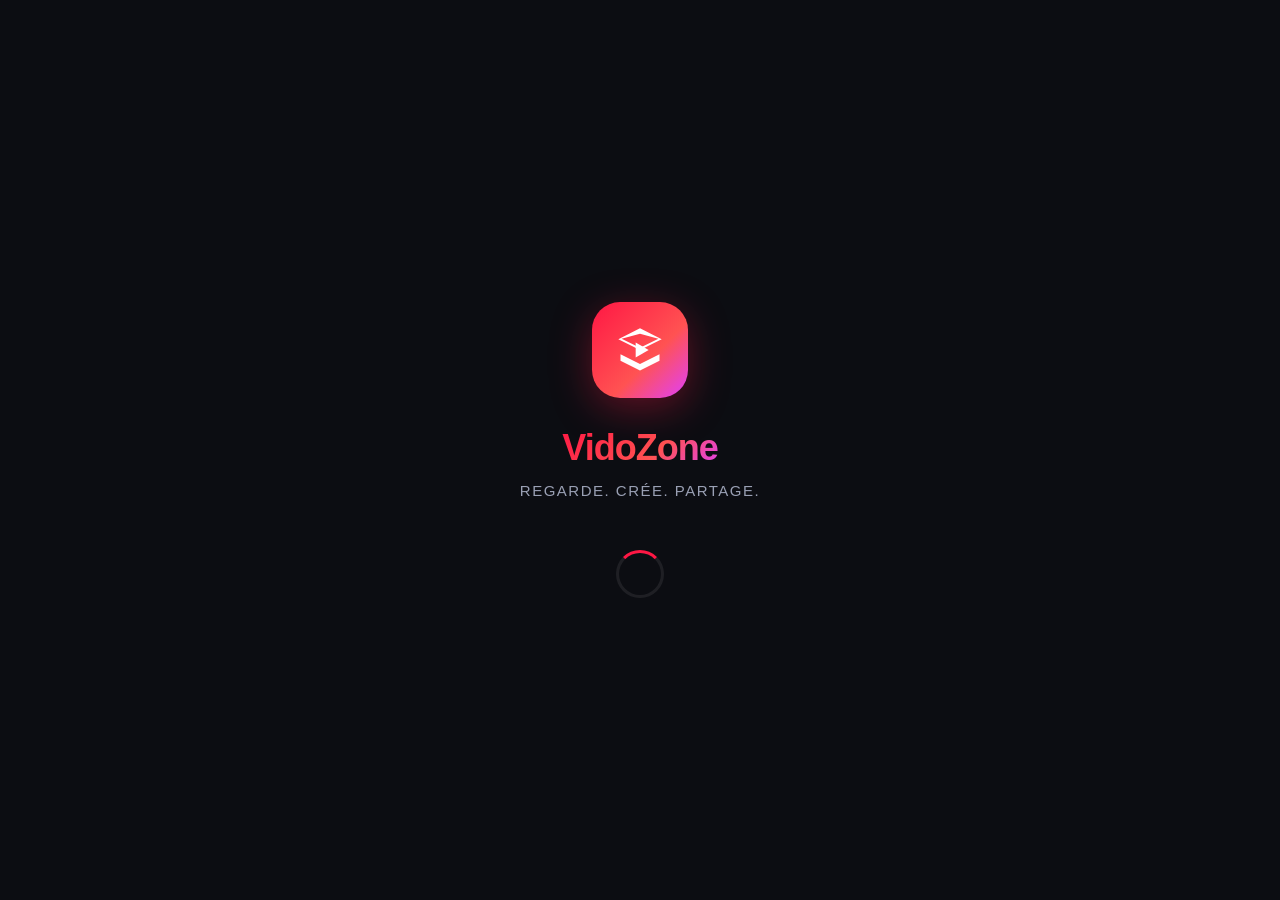
<file: app/src/main/assets/vidozone/index.html>
<!DOCTYPE html>
<html lang="fr" data-theme="dark">
<head>
  <meta charset="UTF-8">
  <meta name="viewport" content="width=device-width, initial-scale=1.0, maximum-scale=1.0, user-scalable=no, viewport-fit=cover">
  <meta name="theme-color" content="#0c0d12">
  <title>VidoZone - Regarde. Crée. Partage.</title>
  <link rel="stylesheet" href="css/style.css">
  <link rel="stylesheet" href="css/auth.css">
</head>
<body class="no-nav">

  <!-- ==========================================================================
       1. ÉCRAN SPLASH
       ========================================================================== -->
  <div class="vz-splash-screen" id="vzSplashScreen">
    <div class="vz-splash-content">
      <div class="vz-splash-logo-container">
        <svg viewBox="0 0 24 24">
          <path d="M12 2L2 7l10 5 10-5-10-5zm0 9l-8.5-4.25L12 4.5l8.5 2.25L12 11zm-9 3l9 4.5 9-4.5V17l-9 4.5L3 17v-3z"/>
          <path d="M10 8.5v7l6-3.5-6-3.5z" fill="#fff"/>
        </svg>
      </div>
      <h1 class="vz-splash-title">VidoZone</h1>
      <p class="vz-splash-slogan">Regarde. Crée. Partage.</p>
      <div class="vz-splash-loader"></div>
    </div>
  </div>

  <!-- ==========================================================================
       2. ÉCRAN DE BIENVENUE (AFFICHÉ SI NON CONNECTÉ)
       ========================================================================== -->
  <main class="vz-auth-page" id="vzWelcomePage" style="display: none;">
    <div class="vz-welcome-hero">
      <div class="vz-welcome-logo">
        <svg viewBox="0 0 24 24">
          <path d="M12 2L2 7l10 5 10-5-10-5zm0 9l-8.5-4.25L12 4.5l8.5 2.25L12 11zm-9 3l9 4.5 9-4.5V17l-9 4.5L3 17v-3z"/>
          <path d="M10 8.5v7l6-3.5-6-3.5z" fill="#fff"/>
        </svg>
      </div>
      <h2 class="vz-welcome-title">Bienvenue sur VidoZone</h2>
      <p class="vz-welcome-desc">
        Regarde tes vidéos préférées, découvre de nouveaux créateurs et partage tes propres contenus.
      </p>
    </div>

    <div class="vz-welcome-actions">
      <button class="vz-btn vz-btn-primary vz-btn-full" onclick="window.location.href='login.html'">
        Se connecter
      </button>
      <button class="vz-btn vz-btn-secondary vz-btn-full" onclick="window.location.href='register.html'">
        Créer un compte
      </button>
      <button class="vz-btn vz-btn-full" style="color:var(--vz-text-muted);font-size:13px;height:40px;" onclick="window.location.href='home.html'">
        Continuer en tant qu'invité &rarr;
      </button>
    </div>
  </main>

  <script src="js/firebase-config.js"></script>
  <script src="js/app.js"></script>
  <script src="js/auth.js"></script>
  <script>
    document.addEventListener("DOMContentLoaded", () => {
      const splash = document.getElementById("vzSplashScreen");
      const welcome = document.getElementById("vzWelcomePage");

      // Vérification de la session utilisateur
      setTimeout(() => {
        const user = VZ_Auth.getCurrentUser();
        if (user) {
          // Utilisateur déjà connecté -> redirection directe vers l'accueil
          window.location.href = "home.html";
        } else {
          // Non connecté -> Affichage fluide de l'écran de bienvenue
          splash.classList.add("fade-out");
          welcome.style.display = "flex";
        }
      }, 1500);
    });
  </script>
</body>
</html>
</file>
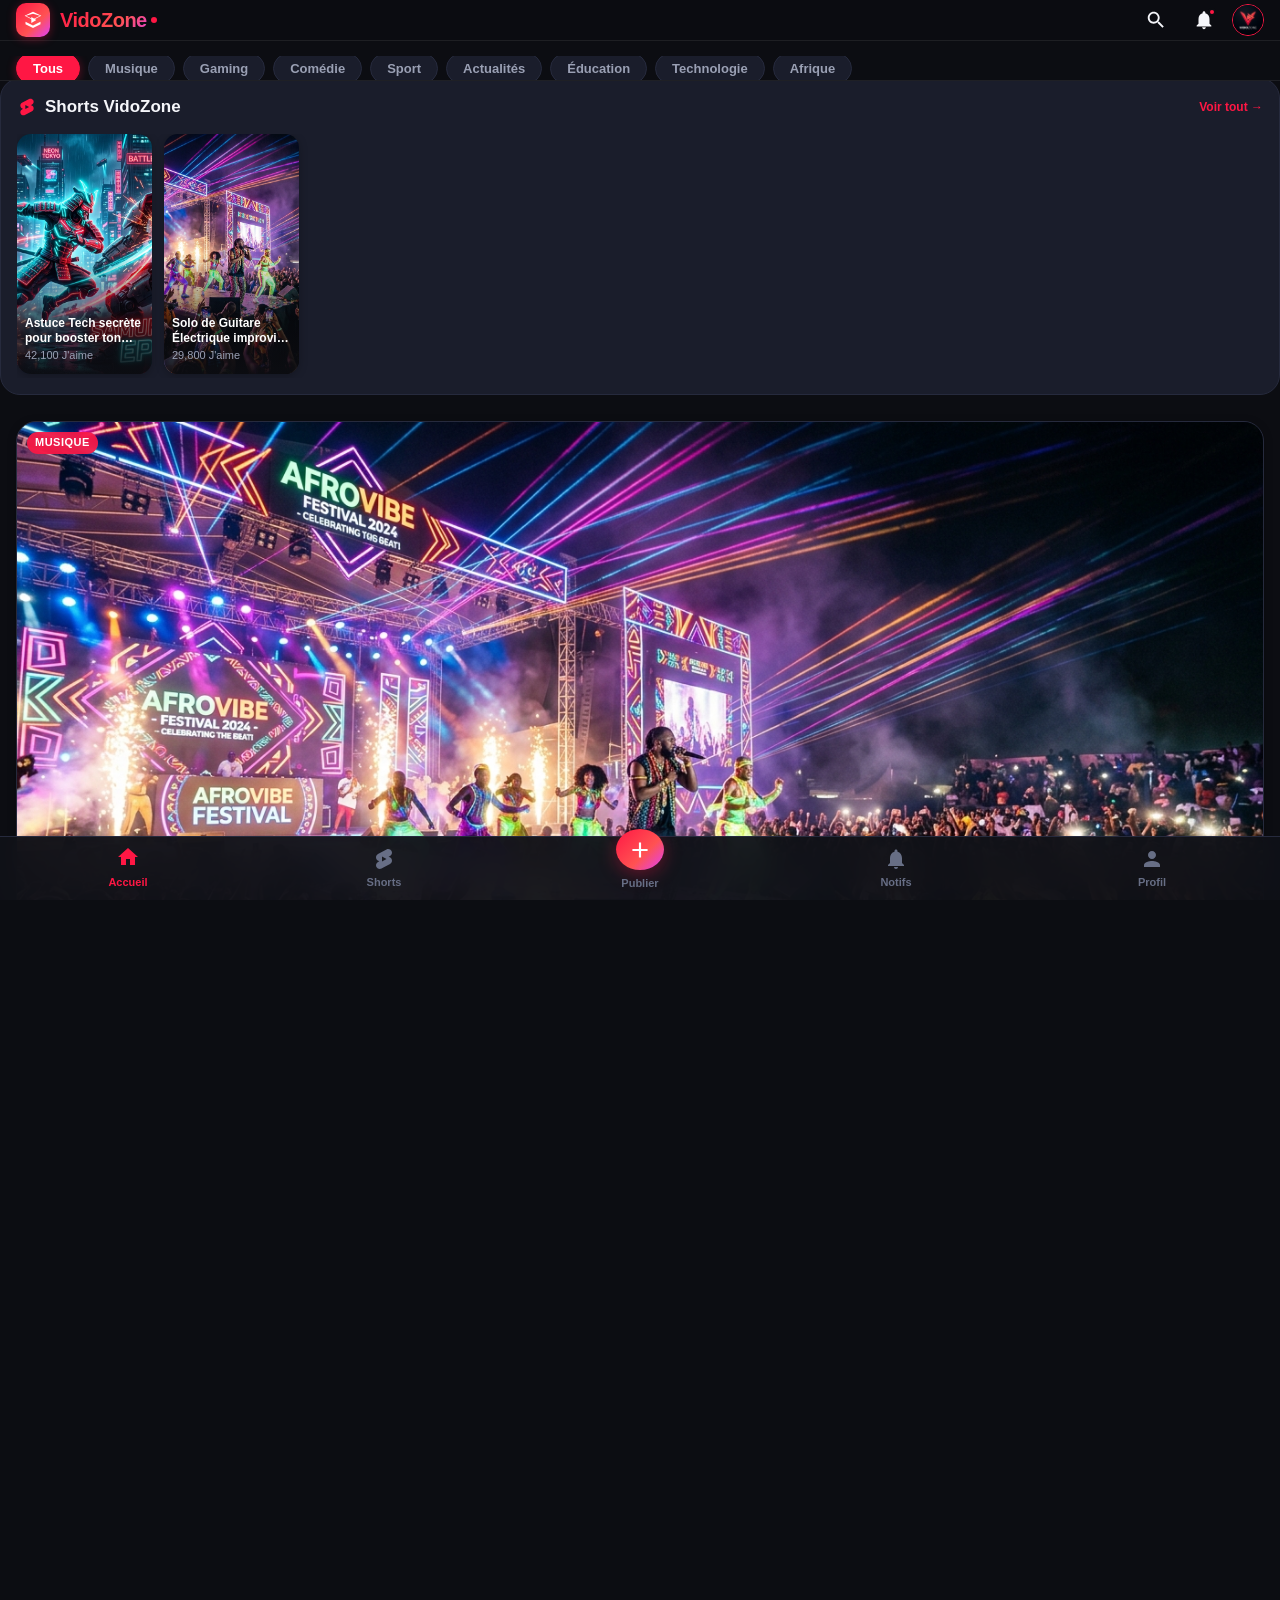
<file: app/src/main/assets/vidozone/home.html>
<!DOCTYPE html>
<html lang="fr" data-theme="dark">
<head>
  <meta charset="UTF-8">
  <meta name="viewport" content="width=device-width, initial-scale=1.0, maximum-scale=1.0, user-scalable=no, viewport-fit=cover">
  <meta name="theme-color" content="#0c0d12">
  <title>Accueil - VidoZone</title>
  <link rel="stylesheet" href="css/style.css">
  <link rel="stylesheet" href="css/home.css">
</head>
<body>

  <!-- ==========================================================================
       EN-TÊTE SUPÉRIEURE (HEADER)
       ========================================================================== -->
  <header class="vz-header">
    <div class="vz-brand" onclick="window.scrollTo({top:0, behavior:'smooth'})" style="cursor:pointer;">
      <div class="vz-logo-badge">
        <svg viewBox="0 0 24 24">
          <path d="M12 2L2 7l10 5 10-5-10-5zm0 9l-8.5-4.25L12 4.5l8.5 2.25L12 11zm-9 3l9 4.5 9-4.5V17l-9 4.5L3 17v-3z"/>
          <path d="M10 8.5v7l6-3.5-6-3.5z" fill="#fff"/>
        </svg>
      </div>
      <span class="vz-brand-name">VidoZone <span class="vz-brand-dot"></span></span>
    </div>

    <div class="vz-header-actions">
      <!-- Bouton Recherche -->
      <button class="vz-icon-btn" id="vzHeaderSearchBtn" aria-label="Recherche">
        <svg viewBox="0 0 24 24"><path d="M15.5 14h-.79l-.28-.27C15.41 12.59 16 11.11 16 9.5 16 5.91 13.09 3 9.5 3S3 5.91 3 9.5 5.91 16 9.5 16c1.61 0 3.09-.59 4.23-1.57l.27.28v.79l5 4.99L20.49 19l-4.99-5zm-6 0C7.01 14 5 11.99 5 9.5S7.01 5 9.5 5 14 7.01 14 9.5 11.99 14 9.5 14z"/></svg>
      </button>

      <!-- Bouton Notifications -->
      <button class="vz-icon-btn" onclick="window.location.href='notifications.html'" aria-label="Notifications">
        <svg viewBox="0 0 24 24"><path d="M12 22c1.1 0 2-.9 2-2h-4c0 1.1.9 2 2 2zm6-6v-5c0-3.07-1.63-5.64-4.5-6.32V4c0-.83-.67-1.5-1.5-1.5s-1.5.67-1.5 1.5v.68C7.64 5.36 6 7.92 6 11v5l-2 2v1h16v-1l-2-2z"/></svg>
        <span class="vz-badge-dot"></span>
      </button>

      <!-- Avatar Profil -->
      <a href="profile.html" class="vz-avatar-header" aria-label="Mon Profil">
        <img id="vzHeaderAvatarImg" src="assets/logo.png" alt="Profil">
      </a>
    </div>
  </header>

  <!-- ==========================================================================
       BARRE DE RECHERCHE OVERLAY (DÉPLIABLE)
       ========================================================================== -->
  <div class="vz-search-bar-wrap" id="vzSearchOverlay" style="display:none;">
    <div class="vz-search-input-box">
      <svg style="width:18px;height:18px;fill:var(--vz-text-muted);" viewBox="0 0 24 24"><path d="M15.5 14h-.79l-.28-.27C15.41 12.59 16 11.11 16 9.5 16 5.91 13.09 3 9.5 3S3 5.91 3 9.5 5.91 16 9.5 16c1.61 0 3.09-.59 4.23-1.57l.27.28v.79l5 4.99L20.49 19l-4.99-5zm-6 0C7.01 14 5 11.99 5 9.5S7.01 5 9.5 5 14 7.01 14 9.5 11.99 14 9.5 14z"/></svg>
      <input type="text" id="vzSearchInput" placeholder="Rechercher des vidéos, créateurs, musique...">
      <button type="button" id="vzCloseSearchBtn" style="color:var(--vz-text-muted);font-size:18px;">&times;</button>
    </div>
    
    <!-- Historique des recherches -->
    <div id="vzSearchHistorySection">
      <div style="display:flex;justify-content:space-between;align-items:center;padding:10px 16px 4px;">
        <span style="font-size:12px;font-weight:700;color:var(--vz-text-muted);text-transform:uppercase;">Recherches récentes</span>
        <button id="vzClearHistoryBtn" style="font-size:11px;color:var(--vz-primary);font-weight:600;">Effacer</button>
      </div>
      <div class="vz-search-chips" id="vzSearchChipsList"></div>
    </div>

    <!-- Résultats de recherche -->
    <div id="vzSearchResultsFeed" style="padding-top:10px;"></div>
  </div>

  <!-- ==========================================================================
       BARRE DES CATÉGORIES
       ========================================================================== -->
  <nav class="vz-categories-bar" id="vzCategoriesBar"></nav>

  <!-- ==========================================================================
       SECTION SHORTS EN ACCUEIL
       ========================================================================== -->
  <section class="vz-shorts-preview-section">
    <div class="vz-section-header">
      <div class="vz-section-title">
        <svg viewBox="0 0 24 24"><path d="M17.77 10.32l-1.2-.5L18 9.06c1.84-.96 2.53-3.23 1.56-5.06s-3.24-2.53-5.07-1.56L6 6.94c-1.29.68-2.07 2.04-2 3.49.07 1.42.93 2.67 2.22 3.25.03.01 1.2.5 1.2.5L6 14.93c-1.83.97-2.53 3.24-1.56 5.07.97 1.83 3.24 2.53 5.07 1.56l8.5-4.5c1.29-.68 2.06-2.04 1.99-3.49-.07-1.42-.94-2.68-2.23-3.25zM10 14.5v-5l4.5 2.5-4.5 2.5z"/></svg>
        <span>Shorts VidoZone</span>
      </div>
      <a href="shorts.html" style="font-size:12px;color:var(--vz-primary);font-weight:700;">Voir tout &rarr;</a>
    </div>
    <div class="vz-shorts-horizontal-scroll" id="vzShortsPreviewList"></div>
  </section>

  <!-- ==========================================================================
       FLUX PRINCIPAL DE VIDÉOS
       ========================================================================== -->
  <main class="vz-feed-container" id="vzVideoFeed"></main>

  <!-- ==========================================================================
       BARRE DE NAVIGATION INFÉRIEURE (BOTTOM NAV)
       ========================================================================== -->
  <nav class="vz-bottom-nav">
    <a href="home.html" class="vz-nav-item active">
      <svg viewBox="0 0 24 24"><path d="M10 20v-6h4v6h5v-8h3L12 3 2 12h3v8z"/></svg>
      <span>Accueil</span>
    </a>
    <a href="shorts.html" class="vz-nav-item">
      <svg viewBox="0 0 24 24"><path d="M17.77 10.32l-1.2-.5L18 9.06c1.84-.96 2.53-3.23 1.56-5.06s-3.24-2.53-5.07-1.56L6 6.94c-1.29.68-2.07 2.04-2 3.49.07 1.42.93 2.67 2.22 3.25.03.01 1.2.5 1.2.5L6 14.93c-1.83.97-2.53 3.24-1.56 5.07.97 1.83 3.24 2.53 5.07 1.56l8.5-4.5c1.29-.68 2.06-2.04 1.99-3.49-.07-1.42-.94-2.68-2.23-3.25zM10 14.5v-5l4.5 2.5-4.5 2.5z"/></svg>
      <span>Shorts</span>
    </a>
    <a href="upload.html" class="vz-nav-item vz-nav-upload">
      <div class="vz-upload-circle">
        <svg viewBox="0 0 24 24"><path d="M19 13h-6v6h-2v-6H5v-2h6V5h2v6h6v2z"/></svg>
      </div>
      <span style="margin-top:2px;">Publier</span>
    </a>
    <a href="notifications.html" class="vz-nav-item">
      <svg viewBox="0 0 24 24"><path d="M12 22c1.1 0 2-.9 2-2h-4c0 1.1.9 2 2 2zm6-6v-5c0-3.07-1.63-5.64-4.5-6.32V4c0-.83-.67-1.5-1.5-1.5s-1.5.67-1.5 1.5v.68C7.64 5.36 6 7.92 6 11v5l-2 2v1h16v-1l-2-2z"/></svg>
      <span>Notifs</span>
    </a>
    <a href="profile.html" class="vz-nav-item">
      <svg viewBox="0 0 24 24"><path d="M12 12c2.21 0 4-1.79 4-4s-1.79-4-4-4-4 1.79-4 4 1.79 4 4 4zm0 2c-2.67 0-8 1.34-8 4v2h16v-2c0-2.66-5.33-4-8-4z"/></svg>
      <span>Profil</span>
    </a>
  </nav>

  <script src="js/firebase-config.js"></script>
  <script src="js/app.js"></script>
  <script src="js/auth.js"></script>
  <script src="js/search.js"></script>
  <script src="js/home.js"></script>
  <script>
    // Gestion de l'affichage de la barre de recherche overlay
    const searchBtn = document.getElementById("vzHeaderSearchBtn");
    const searchOverlay = document.getElementById("vzSearchOverlay");
    const closeSearchBtn = document.getElementById("vzCloseSearchBtn");
    const searchInput = document.getElementById("vzSearchInput");

    if (searchBtn && searchOverlay) {
      searchBtn.addEventListener("click", () => {
        searchOverlay.style.display = searchOverlay.style.display === "none" ? "block" : "none";
        if (searchOverlay.style.display === "block" && searchInput) {
          searchInput.focus();
        }
      });
    }

    if (closeSearchBtn && searchOverlay) {
      closeSearchBtn.addEventListener("click", () => {
        searchOverlay.style.display = "none";
        const feed = document.getElementById("vzSearchResultsFeed");
        if (feed) feed.innerHTML = "";
        if (searchInput) searchInput.value = "";
      });
    }
  </script>
</body>
</html>
</file>
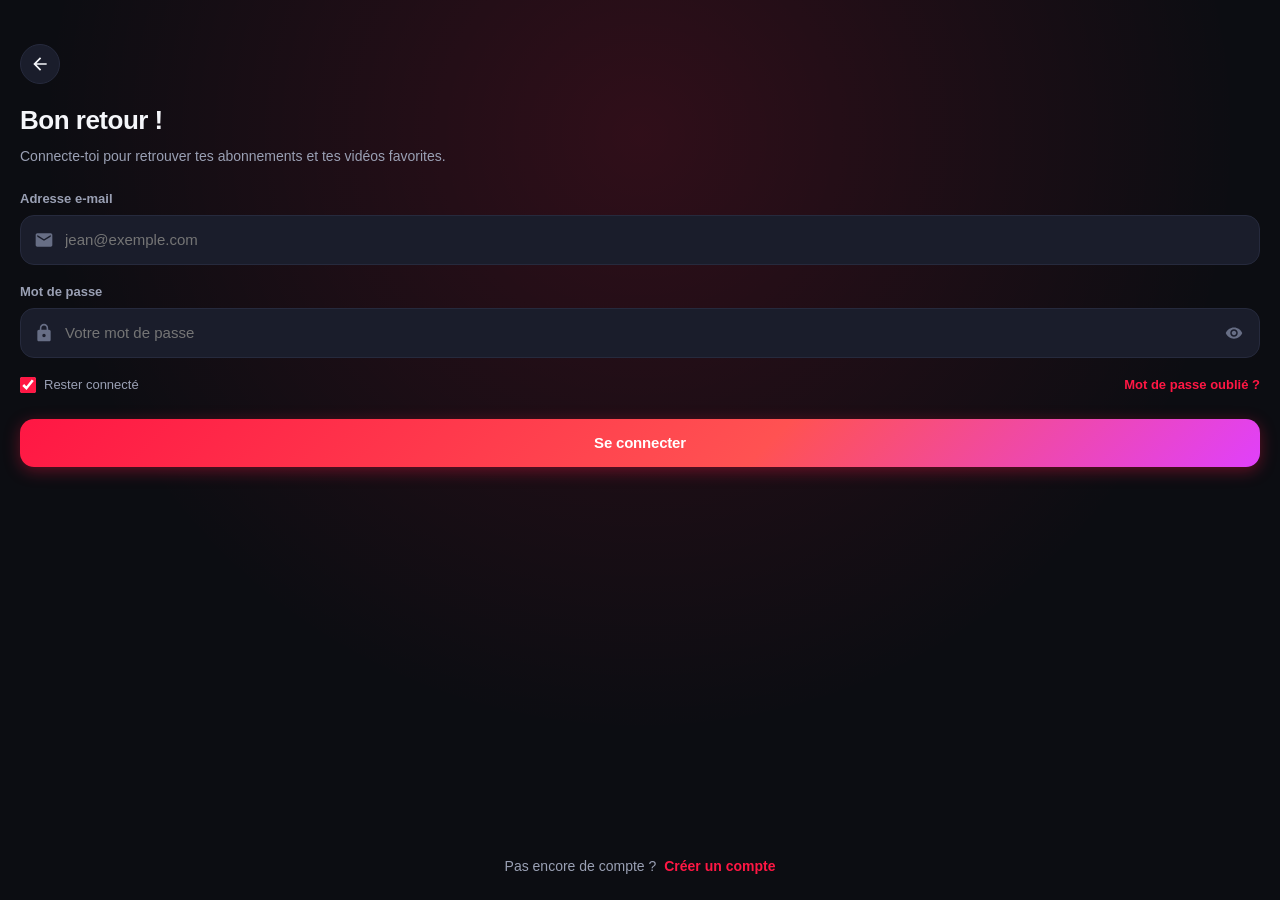
<file: app/src/main/assets/vidozone/login.html>
<!DOCTYPE html>
<html lang="fr" data-theme="dark">
<head>
  <meta charset="UTF-8">
  <meta name="viewport" content="width=device-width, initial-scale=1.0, maximum-scale=1.0, user-scalable=no, viewport-fit=cover">
  <meta name="theme-color" content="#0c0d12">
  <title>Connexion - VidoZone</title>
  <link rel="stylesheet" href="css/style.css">
  <link rel="stylesheet" href="css/auth.css">
</head>
<body class="no-nav">

  <main class="vz-auth-page">
    <div class="vz-auth-header">
      <button class="vz-auth-back-btn" onclick="window.location.href='index.html'">
        <svg style="width:20px;height:20px;fill:currentColor;" viewBox="0 0 24 24"><path d="M20 11H7.83l5.59-5.59L12 4l-8 8 8 8 1.41-1.41L7.83 13H20v-2z"/></svg>
      </button>
      <h1>Bon retour !</h1>
      <p>Connecte-toi pour retrouver tes abonnements et tes vidéos favorites.</p>
    </div>

    <form class="vz-auth-form" id="vzLoginForm" onsubmit="return false;">
      <!-- E-mail -->
      <div class="vz-form-group">
        <label class="vz-label" for="vzLoginEmail">Adresse e-mail</label>
        <div class="vz-input-wrap">
          <span class="vz-input-icon">
            <svg viewBox="0 0 24 24"><path d="M20 4H4c-1.1 0-1.99.9-1.99 2L2 18c0 1.1.9 2 2 2h16c1.1 0 2-.9 2-2V6c0-1.1-.9-2-2-2zm0 4l-8 5-8-5V6l8 5 8-5v2z"/></svg>
          </span>
          <input class="vz-input has-icon" type="email" id="vzLoginEmail" placeholder="jean@exemple.com" required>
        </div>
      </div>

      <!-- Mot de passe -->
      <div class="vz-form-group">
        <label class="vz-label" for="vzLoginPassword">Mot de passe</label>
        <div class="vz-input-wrap">
          <span class="vz-input-icon">
            <svg viewBox="0 0 24 24"><path d="M18 8h-1V6c0-2.76-2.24-5-5-5S7 3.24 7 6v2H6c-1.1 0-2 .9-2 2v10c0 1.1.9 2 2 2h12c1.1 0 2-.9 2-2V10c0-1.1-.9-2-2-2zm-6 9c-1.1 0-2-.9-2-2s.9-2 2-2 2 .9 2 2-.9 2-2 2zm3.1-9H8.9V6c0-1.71 1.39-3.1 3.1-3.1 1.71 0 3.1 1.39 3.1 3.1v2z"/></svg>
          </span>
          <input class="vz-input has-icon has-trailing-icon" type="password" id="vzLoginPassword" placeholder="Votre mot de passe" required>
          <button type="button" class="vz-trailing-btn" id="vzTogglePasswordBtn">
            <svg style="width:18px;height:18px;fill:currentColor;" viewBox="0 0 24 24"><path d="M12 4.5C7 4.5 2.73 7.61 1 12c1.73 4.39 6 7.5 11 7.5s9.27-3.11 11-7.5c-1.73-4.39-6-7.5-11-7.5zM12 17c-2.76 0-5-2.24-5-5s2.24-5 5-5 5 2.24 5 5-2.24 5-5 5zm0-8c-1.66 0-3 1.34-3 3s1.34 3 3 3 3-1.34 3-3-1.34-3-3-3z"/></svg>
          </button>
        </div>
      </div>

      <!-- Options: Rester connecté & Mot de passe oublié -->
      <div class="vz-auth-options">
        <label class="vz-checkbox-label">
          <input type="checkbox" id="vzRememberMe" class="vz-checkbox" checked>
          <span>Rester connecté</span>
        </label>
        <a href="javascript:void(0)" class="vz-auth-link" id="vzForgotPasswordBtn">Mot de passe oublié ?</a>
      </div>

      <!-- Bouton Connexion -->
      <button type="submit" class="vz-btn vz-btn-primary vz-btn-full" id="vzSubmitLoginBtn">
        <span id="vzLoginBtnText">Se connecter</span>
        <span id="vzLoginBtnLoader" class="vz-loading-spinner" style="display:none;"></span>
      </button>
    </form>

    <div class="vz-auth-footer">
      Pas encore de compte ? <a href="register.html">Créer un compte</a>
    </div>
  </main>

  <script src="js/firebase-config.js"></script>
  <script src="js/app.js"></script>
  <script src="js/auth.js"></script>
  <script>
    // Toggle affichage mot de passe
    const pwdInput = document.getElementById("vzLoginPassword");
    const toggleBtn = document.getElementById("vzTogglePasswordBtn");
    toggleBtn.addEventListener("click", () => {
      pwdInput.type = pwdInput.type === "password" ? "text" : "password";
    });

    // Mot de passe oublié
    const forgotBtn = document.getElementById("vzForgotPasswordBtn");
    forgotBtn.addEventListener("click", async () => {
      const email = prompt("Veuillez entrer votre adresse e-mail pour réinitialiser votre mot de passe :");
      if (email) {
        try {
          await VZ_Auth.resetPassword(email);
        } catch (e) {
          VidoZone.showToast(e.message, "error");
        }
      }
    });

    // Soumission Connexion
    const form = document.getElementById("vzLoginForm");
    const submitBtn = document.getElementById("vzSubmitLoginBtn");
    const btnText = document.getElementById("vzLoginBtnText");
    const btnLoader = document.getElementById("vzLoginBtnLoader");
    let isSubmitting = false;

    form.addEventListener("submit", async () => {
      if (isSubmitting) return;

      const email = document.getElementById("vzLoginEmail").value.trim();
      const password = document.getElementById("vzLoginPassword").value;
      const rememberMe = document.getElementById("vzRememberMe").checked;

      try {
        isSubmitting = true;
        submitBtn.disabled = true;
        btnText.style.display = "none";
        btnLoader.style.display = "inline-block";

        await VZ_Auth.login({ email, password, rememberMe });
        VidoZone.showToast("Connexion réussie !", "success");
        setTimeout(() => {
          window.location.href = "home.html";
        }, 500);
      } catch (err) {
        VidoZone.showToast(err.message, "error");
        isSubmitting = false;
        submitBtn.disabled = false;
        btnText.style.display = "inline";
        btnLoader.style.display = "none";
      }
    });
  </script>
</body>
</html>
</file>
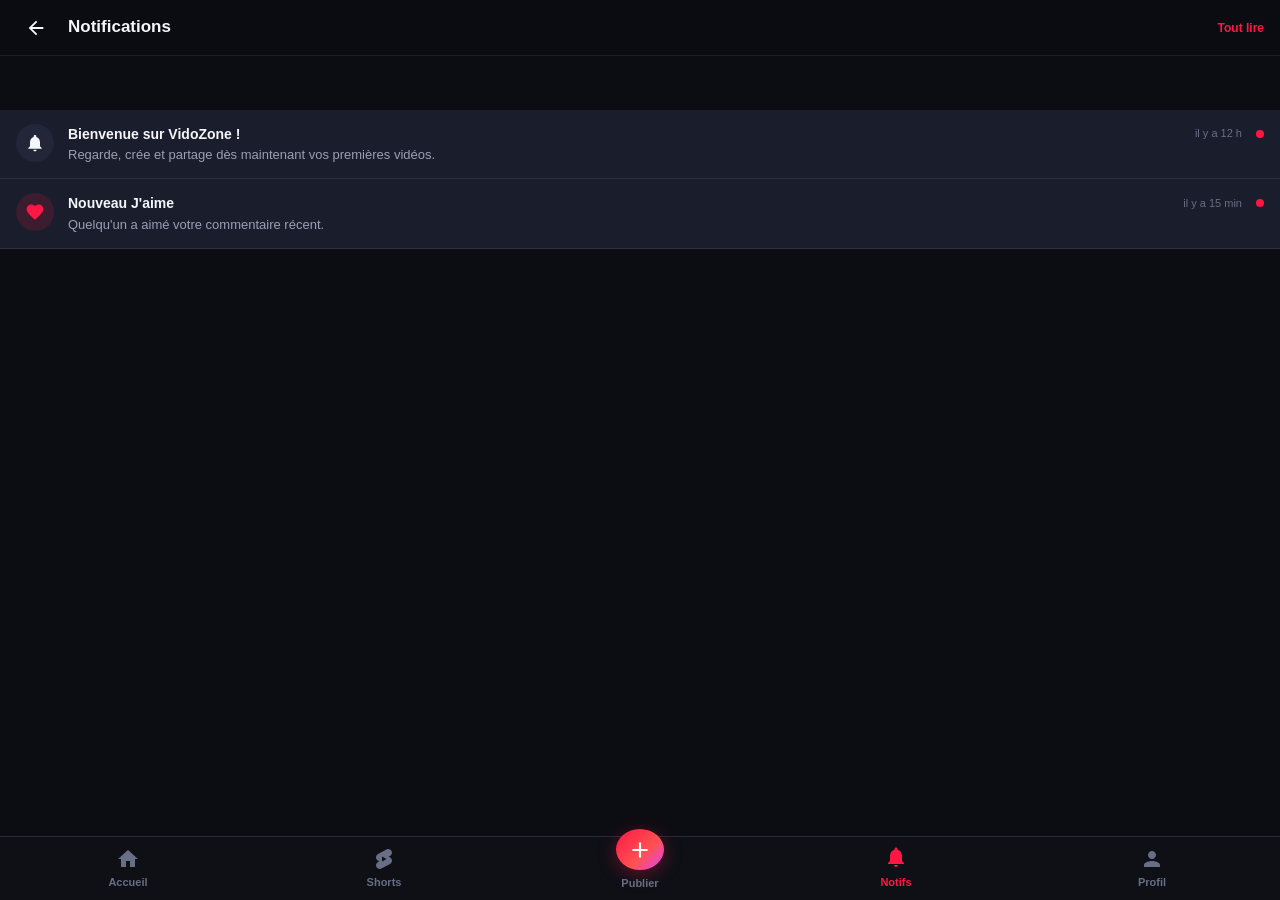
<file: app/src/main/assets/vidozone/notifications.html>
<!DOCTYPE html>
<html lang="fr" data-theme="dark">
<head>
  <meta charset="UTF-8">
  <meta name="viewport" content="width=device-width, initial-scale=1.0, maximum-scale=1.0, user-scalable=no, viewport-fit=cover">
  <meta name="theme-color" content="#0c0d12">
  <title>Notifications - VidoZone</title>
  <link rel="stylesheet" href="css/style.css">
  <link rel="stylesheet" href="css/profile.css">
</head>
<body>

  <!-- ==========================================================================
       HEADER NOTIFICATIONS
       ========================================================================== -->
  <header class="vz-header">
    <div style="display:flex;align-items:center;gap:12px;">
      <button class="vz-icon-btn" onclick="window.history.back()" aria-label="Retour">
        <svg viewBox="0 0 24 24"><path d="M20 11H7.83l5.59-5.59L12 4l-8 8 8 8 1.41-1.41L7.83 13H20v-2z"/></svg>
      </button>
      <h2 style="font-size:17px;font-weight:800;">Notifications</h2>
    </div>
    <button id="vzMarkAllReadBtn" style="font-size:12px;color:var(--vz-primary);font-weight:700;">Tout lire</button>
  </header>

  <!-- ==========================================================================
       LISTE DES NOTIFICATIONS
       ========================================================================== -->
  <main style="padding-top:54px;padding-bottom:70px;">
    <div id="vzNotifsList"></div>
  </main>

  <!-- ==========================================================================
       BARRE DE NAVIGATION INFÉRIEURE
       ========================================================================== -->
  <nav class="vz-bottom-nav">
    <a href="home.html" class="vz-nav-item">
      <svg viewBox="0 0 24 24"><path d="M10 20v-6h4v6h5v-8h3L12 3 2 12h3v8z"/></svg>
      <span>Accueil</span>
    </a>
    <a href="shorts.html" class="vz-nav-item">
      <svg viewBox="0 0 24 24"><path d="M17.77 10.32l-1.2-.5L18 9.06c1.84-.96 2.53-3.23 1.56-5.06s-3.24-2.53-5.07-1.56L6 6.94c-1.29.68-2.07 2.04-2 3.49.07 1.42.93 2.67 2.22 3.25.03.01 1.2.5 1.2.5L6 14.93c-1.83.97-2.53 3.24-1.56 5.07.97 1.83 3.24 2.53 5.07 1.56l8.5-4.5c1.29-.68 2.06-2.04 1.99-3.49-.07-1.42-.94-2.68-2.23-3.25zM10 14.5v-5l4.5 2.5-4.5 2.5z"/></svg>
      <span>Shorts</span>
    </a>
    <a href="upload.html" class="vz-nav-item vz-nav-upload">
      <div class="vz-upload-circle">
        <svg viewBox="0 0 24 24"><path d="M19 13h-6v6h-2v-6H5v-2h6V5h2v6h6v2z"/></svg>
      </div>
      <span style="margin-top:2px;">Publier</span>
    </a>
    <a href="notifications.html" class="vz-nav-item active">
      <svg viewBox="0 0 24 24"><path d="M12 22c1.1 0 2-.9 2-2h-4c0 1.1.9 2 2 2zm6-6v-5c0-3.07-1.63-5.64-4.5-6.32V4c0-.83-.67-1.5-1.5-1.5s-1.5.67-1.5 1.5v.68C7.64 5.36 6 7.92 6 11v5l-2 2v1h16v-1l-2-2z"/></svg>
      <span>Notifs</span>
    </a>
    <a href="profile.html" class="vz-nav-item">
      <svg viewBox="0 0 24 24"><path d="M12 12c2.21 0 4-1.79 4-4s-1.79-4-4-4-4 1.79-4 4 1.79 4 4 4zm0 2c-2.67 0-8 1.34-8 4v2h16v-2c0-2.66-5.33-4-8-4z"/></svg>
      <span>Profil</span>
    </a>
  </nav>

  <script src="js/firebase-config.js"></script>
  <script src="js/app.js"></script>
  <script src="js/auth.js"></script>
  <script src="js/notifications.js"></script>
</body>
</html>
</file>
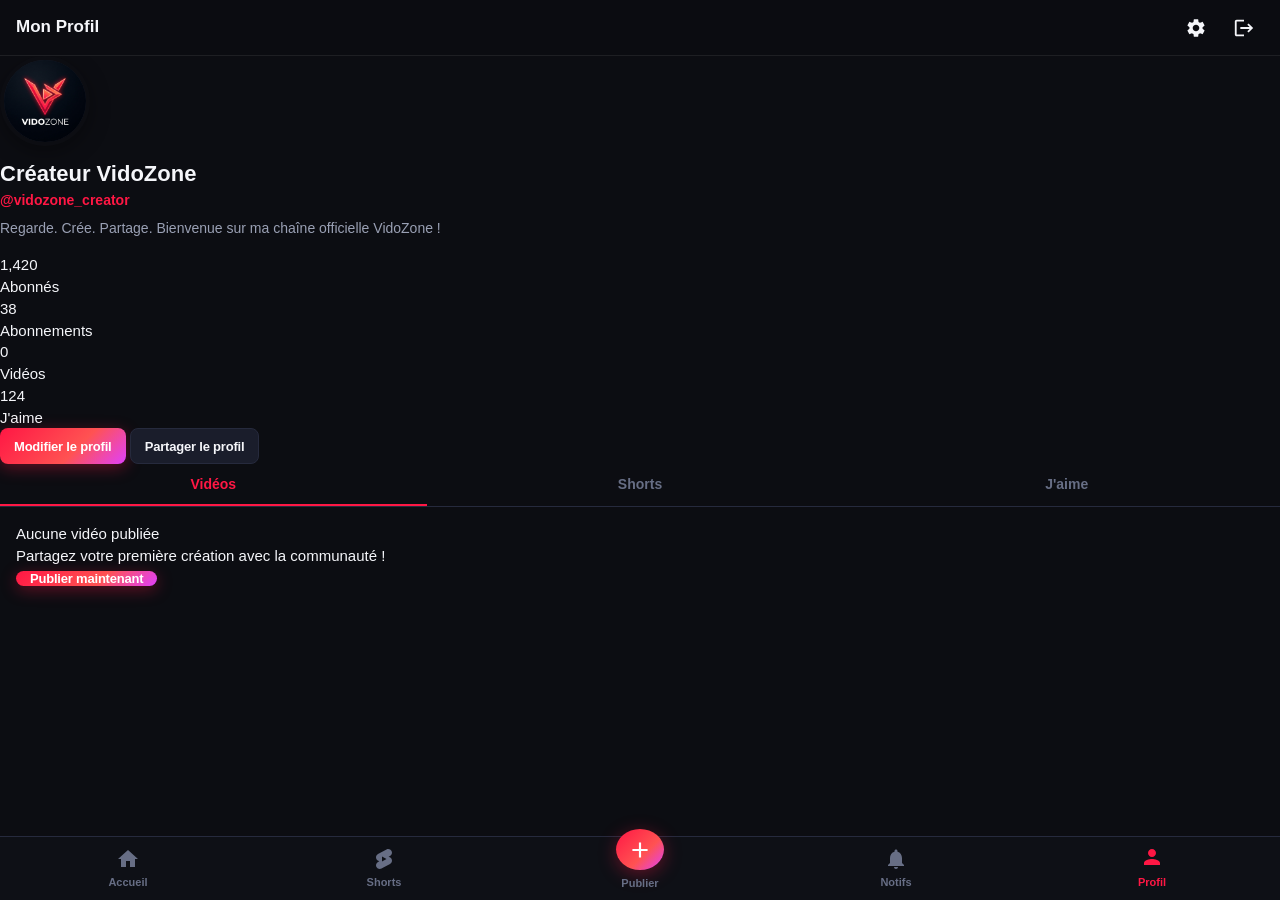
<file: app/src/main/assets/vidozone/profile.html>
<!DOCTYPE html>
<html lang="fr" data-theme="dark">
<head>
  <meta charset="UTF-8">
  <meta name="viewport" content="width=device-width, initial-scale=1.0, maximum-scale=1.0, user-scalable=no, viewport-fit=cover">
  <meta name="theme-color" content="#0c0d12">
  <title>Profil - VidoZone</title>
  <link rel="stylesheet" href="css/style.css">
  <link rel="stylesheet" href="css/profile.css">
</head>
<body>

  <!-- ==========================================================================
       HEADER DU PROFIL
       ========================================================================== -->
  <header class="vz-header">
    <span style="font-size:17px;font-weight:800;">Mon Profil</span>
    <div style="display:flex;gap:8px;">
      <button class="vz-icon-btn" onclick="window.location.href='settings.html'" aria-label="Paramètres">
        <svg viewBox="0 0 24 24"><path d="M19.14 12.94c.04-.3.06-.61.06-.94 0-.32-.02-.64-.07-.94l2.03-1.58c.18-.14.23-.41.12-.61l-1.92-3.32c-.12-.22-.37-.29-.59-.22l-2.39.96c-.5-.38-1.03-.7-1.62-.94l-.36-2.54c-.04-.24-.24-.41-.48-.41h-3.84c-.24 0-.43.17-.47.41l-.36 2.54c-.59.24-1.13.57-1.62.94l-2.39-.96c-.22-.08-.47 0-.59.22L2.74 8.87c-.12.21-.08.47.12.61l2.03 1.58c-.05.3-.09.63-.09.94s.02.64.07.94l-2.03 1.58c-.18.14-.23.41-.12.61l1.92 3.32c.12.22.37.29.59.22l2.39-.96c.5.38 1.03.7 1.62.94l.36 2.54c.05.24.24.41.48.41h3.84c.24 0 .44-.17.47-.41l.36-2.54c.59-.24 1.13-.56 1.62-.94l2.39.96c.22.08.47 0 .59-.22l1.92-3.32c.12-.22.07-.47-.12-.61l-2.01-1.58zM12 15.6c-1.98 0-3.6-1.62-3.6-3.6s1.62-3.6 3.6-3.6 3.6 1.62 3.6 3.6-1.62 3.6-3.6 3.6z"/></svg>
      </button>
      <button class="vz-icon-btn" onclick="VZ_Auth.logout()" aria-label="Déconnexion" title="Se déconnecter">
        <svg viewBox="0 0 24 24"><path d="M17 7l-1.41 1.41L18.17 11H8v2h10.17l-2.58 2.58L17 17l5-5zM4 5h8V3H4c-1.1 0-2 .9-2 2v14c0 1.1.9 2 2 2h8v-2H4V5z"/></svg>
      </button>
    </div>
  </header>

  <!-- ==========================================================================
       CARTE D'IDENTITÉ & STATS DU PROFIL
       ========================================================================== -->
  <main class="vz-profile-container">
    <div class="vz-profile-card">
      <div class="vz-profile-avatar-wrap">
        <img class="vz-profile-avatar" id="vzProfileAvatar" src="assets/logo.png" alt="Avatar">
      </div>
      <h2 class="vz-profile-name" id="vzProfileName">Chargement...</h2>
      <div class="vz-profile-handle" id="vzProfileHandle">@createur</div>
      <p class="vz-profile-bio" id="vzProfileBio">Regarde. Crée. Partage.</p>

      <div class="vz-profile-stats-row">
        <div class="vz-profile-stat-box">
          <div class="vz-profile-stat-val" id="vzProfileSubs">0</div>
          <div class="vz-profile-stat-lbl">Abonnés</div>
        </div>
        <div class="vz-profile-stat-box">
          <div class="vz-profile-stat-val" id="vzProfileFollow">0</div>
          <div class="vz-profile-stat-lbl">Abonnements</div>
        </div>
        <div class="vz-profile-stat-box">
          <div class="vz-profile-stat-val" id="vzProfileVideosCount">0</div>
          <div class="vz-profile-stat-lbl">Vidéos</div>
        </div>
        <div class="vz-profile-stat-box">
          <div class="vz-profile-stat-val" id="vzProfileLikesCount">0</div>
          <div class="vz-profile-stat-lbl">J'aime</div>
        </div>
      </div>

      <div class="vz-profile-actions">
        <button class="vz-btn vz-btn-primary vz-btn-sm" id="vzOpenEditProfileBtn" style="flex:1;">
          Modifier le profil
        </button>
        <button class="vz-btn vz-btn-secondary vz-btn-sm" onclick="navigator.clipboard.writeText(window.location.href); VidoZone.showToast('Lien du profil copié !', 'success');">
          Partager le profil
        </button>
      </div>
    </div>

    <!-- ==========================================================================
         ONGLETS (VIDÉOS, SHORTS, LIKES)
         ========================================================================== -->
    <div class="vz-profile-tabs">
      <button class="vz-profile-tab-btn active" data-tab="videos">Vidéos</button>
      <button class="vz-profile-tab-btn" data-tab="shorts">Shorts</button>
      <button class="vz-profile-tab-btn" data-tab="likes">J'aime</button>
    </div>

    <div class="vz-profile-grid" id="vzProfileGrid"></div>
  </main>

  <!-- ==========================================================================
       MODAL DE MODIFICATION DU PROFIL
       ========================================================================== -->
  <div class="vz-modal-backdrop" id="vzEditProfileModal">
    <div class="vz-modal-sheet">
      <div class="vz-modal-handle"></div>
      <div class="vz-modal-header">
        <h3 class="vz-modal-title">Modifier mon profil</h3>
        <button id="vzCancelProfileBtn" style="color:var(--vz-text-muted);font-size:20px;">&times;</button>
      </div>

      <div class="vz-form-group">
        <label class="vz-label" for="vzEditName">Nom affiché</label>
        <input class="vz-input" type="text" id="vzEditName">
      </div>

      <div class="vz-form-group">
        <label class="vz-label" for="vzEditUsername">Nom d'utilisateur</label>
        <input class="vz-input" type="text" id="vzEditUsername">
      </div>

      <div class="vz-form-group">
        <label class="vz-label" for="vzEditBio">Biographie</label>
        <textarea class="vz-textarea" id="vzEditBio" style="min-height:70px;"></textarea>
      </div>

      <button class="vz-btn vz-btn-primary vz-btn-full" id="vzSaveProfileBtn" style="margin-top:10px;">
        Enregistrer les modifications
      </button>
    </div>
  </div>

  <!-- ==========================================================================
       BARRE DE NAVIGATION INFÉRIEURE
       ========================================================================== -->
  <nav class="vz-bottom-nav">
    <a href="home.html" class="vz-nav-item">
      <svg viewBox="0 0 24 24"><path d="M10 20v-6h4v6h5v-8h3L12 3 2 12h3v8z"/></svg>
      <span>Accueil</span>
    </a>
    <a href="shorts.html" class="vz-nav-item">
      <svg viewBox="0 0 24 24"><path d="M17.77 10.32l-1.2-.5L18 9.06c1.84-.96 2.53-3.23 1.56-5.06s-3.24-2.53-5.07-1.56L6 6.94c-1.29.68-2.07 2.04-2 3.49.07 1.42.93 2.67 2.22 3.25.03.01 1.2.5 1.2.5L6 14.93c-1.83.97-2.53 3.24-1.56 5.07.97 1.83 3.24 2.53 5.07 1.56l8.5-4.5c1.29-.68 2.06-2.04 1.99-3.49-.07-1.42-.94-2.68-2.23-3.25zM10 14.5v-5l4.5 2.5-4.5 2.5z"/></svg>
      <span>Shorts</span>
    </a>
    <a href="upload.html" class="vz-nav-item vz-nav-upload">
      <div class="vz-upload-circle">
        <svg viewBox="0 0 24 24"><path d="M19 13h-6v6h-2v-6H5v-2h6V5h2v6h6v2z"/></svg>
      </div>
      <span style="margin-top:2px;">Publier</span>
    </a>
    <a href="notifications.html" class="vz-nav-item">
      <svg viewBox="0 0 24 24"><path d="M12 22c1.1 0 2-.9 2-2h-4c0 1.1.9 2 2 2zm6-6v-5c0-3.07-1.63-5.64-4.5-6.32V4c0-.83-.67-1.5-1.5-1.5s-1.5.67-1.5 1.5v.68C7.64 5.36 6 7.92 6 11v5l-2 2v1h16v-1l-2-2z"/></svg>
      <span>Notifs</span>
    </a>
    <a href="profile.html" class="vz-nav-item active">
      <svg viewBox="0 0 24 24"><path d="M12 12c2.21 0 4-1.79 4-4s-1.79-4-4-4-4 1.79-4 4 1.79 4 4 4zm0 2c-2.67 0-8 1.34-8 4v2h16v-2c0-2.66-5.33-4-8-4z"/></svg>
      <span>Profil</span>
    </a>
  </nav>

  <script src="js/firebase-config.js"></script>
  <script src="js/app.js"></script>
  <script src="js/auth.js"></script>
  <script src="js/profile.js"></script>
</body>
</html>
</file>
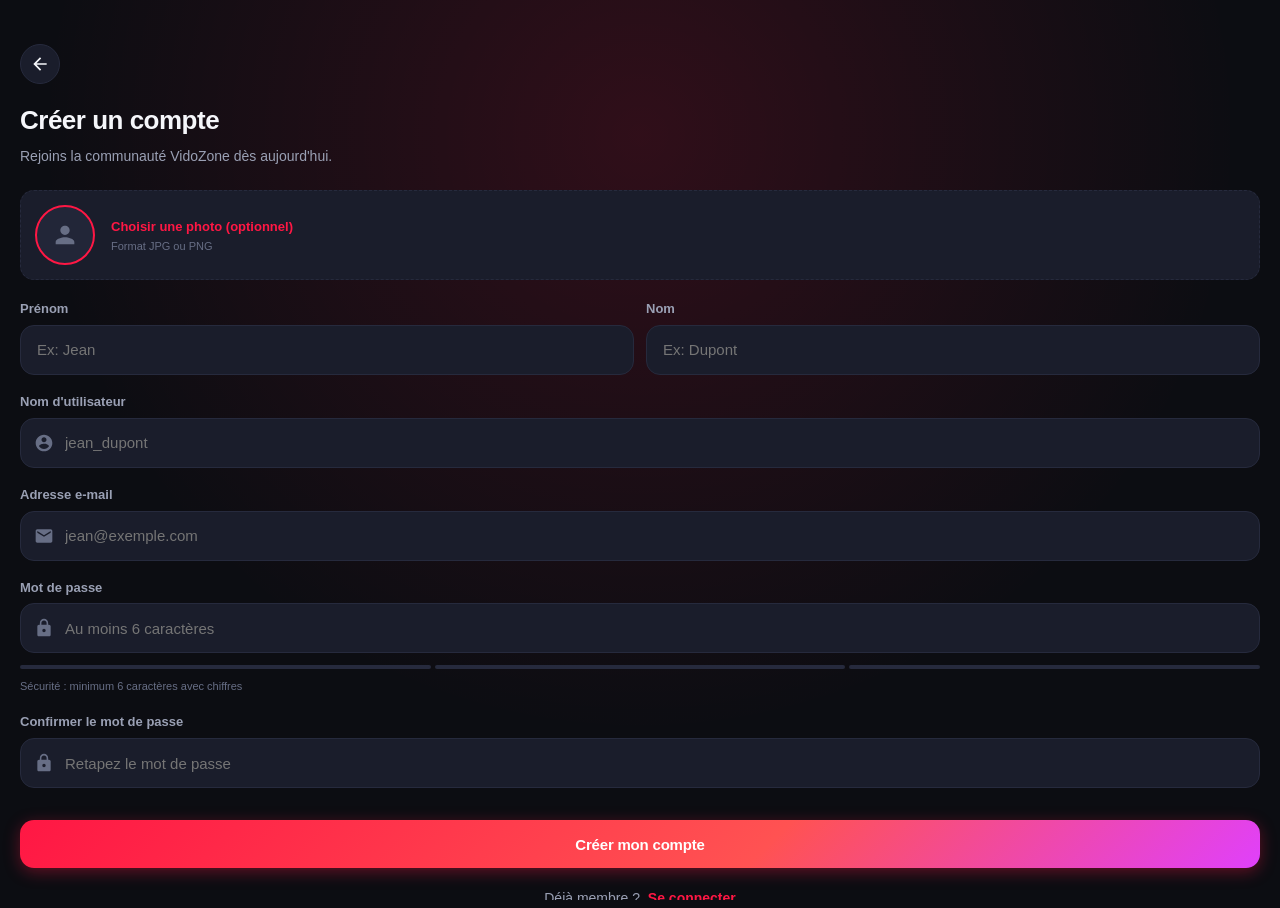
<file: app/src/main/assets/vidozone/register.html>
<!DOCTYPE html>
<html lang="fr" data-theme="dark">
<head>
  <meta charset="UTF-8">
  <meta name="viewport" content="width=device-width, initial-scale=1.0, maximum-scale=1.0, user-scalable=no, viewport-fit=cover">
  <meta name="theme-color" content="#0c0d12">
  <title>Inscription - VidoZone</title>
  <link rel="stylesheet" href="css/style.css">
  <link rel="stylesheet" href="css/auth.css">
</head>
<body class="no-nav">

  <main class="vz-auth-page">
    <div class="vz-auth-header">
      <button class="vz-auth-back-btn" onclick="window.location.href='index.html'">
        <svg style="width:20px;height:20px;fill:currentColor;" viewBox="0 0 24 24"><path d="M20 11H7.83l5.59-5.59L12 4l-8 8 8 8 1.41-1.41L7.83 13H20v-2z"/></svg>
      </button>
      <h1>Créer un compte</h1>
      <p>Rejoins la communauté VidoZone dès aujourd'hui.</p>
    </div>

    <form class="vz-auth-form" id="vzRegisterForm" onsubmit="return false;">
      <!-- Photo de profil facultative -->
      <div class="vz-avatar-picker-wrap">
        <div class="vz-avatar-preview" id="vzAvatarPreviewBox">
          <svg style="width:28px;height:28px;fill:currentColor;" viewBox="0 0 24 24"><path d="M12 12c2.21 0 4-1.79 4-4s-1.79-4-4-4-4 1.79-4 4 1.79 4 4 4zm0 2c-2.67 0-8 1.34-8 4v2h16v-2c0-2.66-5.33-4-8-4z"/></svg>
        </div>
        <div>
          <label for="vzAvatarInput" class="vz-avatar-picker-btn">Choisir une photo (optionnel)</label>
          <input type="file" id="vzAvatarInput" accept="image/*" style="display:none;">
          <p style="font-size:11px;color:var(--vz-text-muted);margin-top:2px;">Format JPG ou PNG</p>
        </div>
      </div>

      <!-- Prénom & Nom -->
      <div style="display:flex;gap:12px;">
        <div class="vz-form-group" style="flex:1;">
          <label class="vz-label" for="vzRegFirstName">Prénom</label>
          <input class="vz-input" type="text" id="vzRegFirstName" placeholder="Ex: Jean" required>
        </div>
        <div class="vz-form-group" style="flex:1;">
          <label class="vz-label" for="vzRegLastName">Nom</label>
          <input class="vz-input" type="text" id="vzRegLastName" placeholder="Ex: Dupont" required>
        </div>
      </div>

      <!-- Nom d'utilisateur -->
      <div class="vz-form-group">
        <label class="vz-label" for="vzRegUsername">Nom d'utilisateur</label>
        <div class="vz-input-wrap">
          <span class="vz-input-icon">
            <svg viewBox="0 0 24 24"><path d="M12 2C6.48 2 2 6.48 2 12s4.48 10 10 10 10-4.48 10-10S17.52 2 12 2zm0 3c1.66 0 3 1.34 3 3s-1.34 3-3 3-3-1.34-3-3 1.34-3 3-3zm0 14.2c-2.5 0-4.71-1.28-6-3.22.03-1.99 4-3.08 6-3.08 1.99 0 5.97 1.09 6 3.08-1.29 1.94-3.5 3.22-6 3.22z"/></svg>
          </span>
          <input class="vz-input has-icon" type="text" id="vzRegUsername" placeholder="jean_dupont" required>
        </div>
      </div>

      <!-- E-mail -->
      <div class="vz-form-group">
        <label class="vz-label" for="vzRegEmail">Adresse e-mail</label>
        <div class="vz-input-wrap">
          <span class="vz-input-icon">
            <svg viewBox="0 0 24 24"><path d="M20 4H4c-1.1 0-1.99.9-1.99 2L2 18c0 1.1.9 2 2 2h16c1.1 0 2-.9 2-2V6c0-1.1-.9-2-2-2zm0 4l-8 5-8-5V6l8 5 8-5v2z"/></svg>
          </span>
          <input class="vz-input has-icon" type="email" id="vzRegEmail" placeholder="jean@exemple.com" required>
        </div>
      </div>

      <!-- Mot de passe -->
      <div class="vz-form-group">
        <label class="vz-label" for="vzRegPassword">Mot de passe</label>
        <div class="vz-input-wrap">
          <span class="vz-input-icon">
            <svg viewBox="0 0 24 24"><path d="M18 8h-1V6c0-2.76-2.24-5-5-5S7 3.24 7 6v2H6c-1.1 0-2 .9-2 2v10c0 1.1.9 2 2 2h12c1.1 0 2-.9 2-2V10c0-1.1-.9-2-2-2zm-6 9c-1.1 0-2-.9-2-2s.9-2 2-2 2 .9 2 2-.9 2-2 2zm3.1-9H8.9V6c0-1.71 1.39-3.1 3.1-3.1 1.71 0 3.1 1.39 3.1 3.1v2z"/></svg>
          </span>
          <input class="vz-input has-icon" type="password" id="vzRegPassword" placeholder="Au moins 6 caractères" required>
        </div>
        <div class="vz-password-strength">
          <div class="vz-strength-bar" id="strBar1"></div>
          <div class="vz-strength-bar" id="strBar2"></div>
          <div class="vz-strength-bar" id="strBar3"></div>
        </div>
        <span class="vz-password-help" id="strText">Sécurité : minimum 6 caractères avec chiffres</span>
      </div>

      <!-- Confirmation Mot de passe -->
      <div class="vz-form-group">
        <label class="vz-label" for="vzRegConfirmPassword">Confirmer le mot de passe</label>
        <div class="vz-input-wrap">
          <span class="vz-input-icon">
            <svg viewBox="0 0 24 24"><path d="M18 8h-1V6c0-2.76-2.24-5-5-5S7 3.24 7 6v2H6c-1.1 0-2 .9-2 2v10c0 1.1.9 2 2 2h12c1.1 0 2-.9 2-2V10c0-1.1-.9-2-2-2zm-6 9c-1.1 0-2-.9-2-2s.9-2 2-2 2 .9 2 2-.9 2-2 2zm3.1-9H8.9V6c0-1.71 1.39-3.1 3.1-3.1 1.71 0 3.1 1.39 3.1 3.1v2z"/></svg>
          </span>
          <input class="vz-input has-icon" type="password" id="vzRegConfirmPassword" placeholder="Retapez le mot de passe" required>
        </div>
        <span class="vz-input-error" id="vzPasswordMatchError">Les deux mots de passe ne correspondent pas.</span>
      </div>

      <!-- Bouton d'action -->
      <button type="submit" class="vz-btn vz-btn-primary vz-btn-full" id="vzSubmitRegisterBtn" style="margin-top:14px;">
        <span id="vzRegBtnText">Créer mon compte</span>
        <span id="vzRegBtnLoader" class="vz-loading-spinner" style="display:none;"></span>
      </button>
    </form>

    <div class="vz-auth-footer">
      Déjà membre ? <a href="login.html">Se connecter</a>
    </div>
  </main>

  <script src="js/firebase-config.js"></script>
  <script src="js/app.js"></script>
  <script src="js/auth.js"></script>
  <script>
    let avatarBase64 = "";

    // Prévisualisation de l'avatar
    const avatarInput = document.getElementById("vzAvatarInput");
    const previewBox = document.getElementById("vzAvatarPreviewBox");
    if (avatarInput) {
      avatarInput.addEventListener("change", (e) => {
        if (e.target.files && e.target.files[0]) {
          const reader = new FileReader();
          reader.onload = (evt) => {
            avatarBase64 = evt.target.result;
            previewBox.innerHTML = `<img src="${avatarBase64}" alt="Avatar">`;
          };
          reader.readAsDataURL(e.target.files[0]);
        }
      });
    }

    // Indicateur de force mot de passe
    const pwdInput = document.getElementById("vzRegPassword");
    const bar1 = document.getElementById("strBar1");
    const bar2 = document.getElementById("strBar2");
    const bar3 = document.getElementById("strBar3");
    const strText = document.getElementById("strText");

    pwdInput.addEventListener("input", () => {
      const score = VZ_Auth.evaluatePasswordStrength(pwdInput.value);
      bar1.className = "vz-strength-bar";
      bar2.className = "vz-strength-bar";
      bar3.className = "vz-strength-bar";

      if (score === 1) {
        bar1.classList.add("active-weak");
        strText.innerText = "Sécurité : Faible";
        strText.style.color = "var(--vz-error)";
      } else if (score === 2) {
        bar1.classList.add("active-medium");
        bar2.classList.add("active-medium");
        strText.innerText = "Sécurité : Moyenne";
        strText.style.color = "var(--vz-warning)";
      } else if (score >= 3) {
        bar1.classList.add("active-strong");
        bar2.classList.add("active-strong");
        bar3.classList.add("active-strong");
        strText.innerText = "Sécurité : Excellente !";
        strText.style.color = "var(--vz-success)";
      } else {
        strText.innerText = "Sécurité : minimum 6 caractères avec chiffres";
        strText.style.color = "var(--vz-text-muted)";
      }
    });

    // Soumission du formulaire
    const form = document.getElementById("vzRegisterForm");
    const submitBtn = document.getElementById("vzSubmitRegisterBtn");
    const btnText = document.getElementById("vzRegBtnText");
    const btnLoader = document.getElementById("vzRegBtnLoader");
    let isSubmitting = false;

    form.addEventListener("submit", async () => {
      if (isSubmitting) return;

      const firstName = document.getElementById("vzRegFirstName").value;
      const lastName = document.getElementById("vzRegLastName").value;
      const username = document.getElementById("vzRegUsername").value;
      const email = document.getElementById("vzRegEmail").value;
      const password = document.getElementById("vzRegPassword").value;
      const confirmPassword = document.getElementById("vzRegConfirmPassword").value;
      const matchError = document.getElementById("vzPasswordMatchError");

      if (password !== confirmPassword) {
        matchError.classList.add("visible");
        return;
      } else {
        matchError.classList.remove("visible");
      }

      try {
        isSubmitting = true;
        submitBtn.disabled = true;
        btnText.style.display = "none";
        btnLoader.style.display = "inline-block";

        await VZ_Auth.register({
          firstName,
          lastName,
          username,
          email,
          password,
          confirmPassword,
          avatarBase64
        });

        VidoZone.showToast("Compte créé avec succès ! Bienvenue.", "success");
        setTimeout(() => {
          window.location.href = "home.html";
        }, 600);
      } catch (err) {
        VidoZone.showToast(err.message, "error");
        isSubmitting = false;
        submitBtn.disabled = false;
        btnText.style.display = "inline";
        btnLoader.style.display = "none";
      }
    });
  </script>
</body>
</html>
</file>
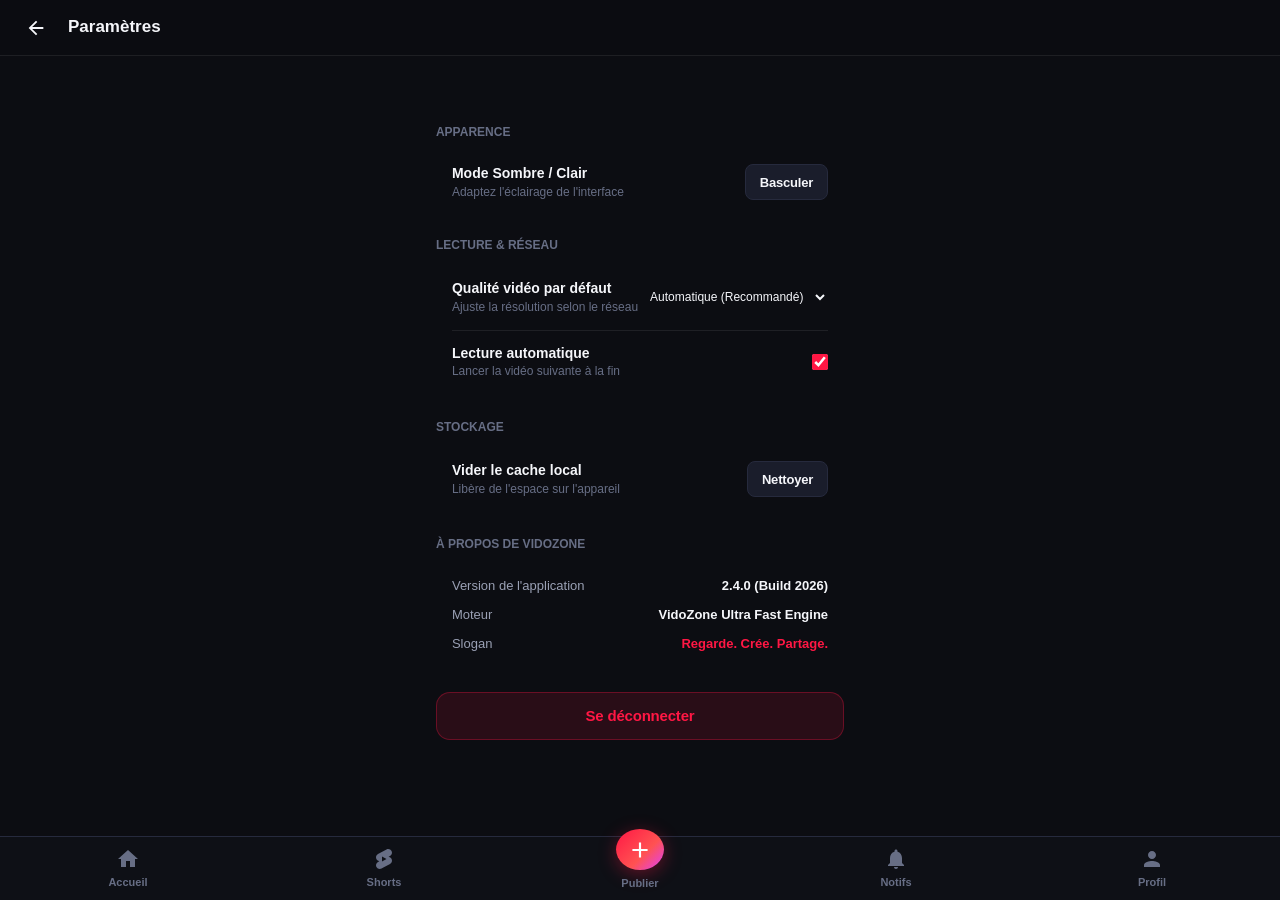
<file: app/src/main/assets/vidozone/settings.html>
<!DOCTYPE html>
<html lang="fr" data-theme="dark">
<head>
  <meta charset="UTF-8">
  <meta name="viewport" content="width=device-width, initial-scale=1.0, maximum-scale=1.0, user-scalable=no, viewport-fit=cover">
  <meta name="theme-color" content="#0c0d12">
  <title>Paramètres - VidoZone</title>
  <link rel="stylesheet" href="css/style.css">
  <link rel="stylesheet" href="css/auth.css">
  <link rel="stylesheet" href="css/profile.css">
</head>
<body>

  <!-- ==========================================================================
       HEADER PARAMÈTRES
       ========================================================================== -->
  <header class="vz-header">
    <div style="display:flex;align-items:center;gap:12px;">
      <button class="vz-icon-btn" onclick="window.history.back()" aria-label="Retour">
        <svg viewBox="0 0 24 24"><path d="M20 11H7.83l5.59-5.59L12 4l-8 8 8 8 1.41-1.41L7.83 13H20v-2z"/></svg>
      </button>
      <h2 style="font-size:17px;font-weight:800;">Paramètres</h2>
    </div>
  </header>

  <main style="padding: 68px 16px 80px; max-width: 600px; margin: 0 auto;">

    <!-- Section Apparence -->
    <div style="margin-bottom:24px;">
      <h3 style="font-size:12px;font-weight:700;color:var(--vz-text-muted);text-transform:uppercase;margin-bottom:10px;">Apparence</h3>
      <div class="vz-profile-card" style="margin:0;padding:12px 16px;display:flex;justify-content:space-between;align-items:center;">
        <div>
          <div style="font-size:14px;font-weight:700;">Mode Sombre / Clair</div>
          <div style="font-size:12px;color:var(--vz-text-muted);">Adaptez l'éclairage de l'interface</div>
        </div>
        <button class="vz-btn vz-btn-secondary vz-btn-sm" onclick="VidoZone.toggleTheme()">Basculer</button>
      </div>
    </div>

    <!-- Section Préférences de Lecture -->
    <div style="margin-bottom:24px;">
      <h3 style="font-size:12px;font-weight:700;color:var(--vz-text-muted);text-transform:uppercase;margin-bottom:10px;">Lecture & Réseau</h3>
      <div class="vz-profile-card" style="margin:0;padding:14px 16px;display:flex;flex-direction:column;gap:14px;">
        <div style="display:flex;justify-content:space-between;align-items:center;">
          <div>
            <div style="font-size:14px;font-weight:700;">Qualité vidéo par défaut</div>
            <div style="font-size:12px;color:var(--vz-text-muted);">Ajuste la résolution selon le réseau</div>
          </div>
          <select class="vz-select" style="width:auto;height:36px;font-size:12px;padding:0 8px;">
            <option>Automatique (Recommandé)</option>
            <option>1080p Full HD</option>
            <option>720p HD</option>
            <option>480p Économie de données</option>
          </select>
        </div>

        <div style="display:flex;justify-content:space-between;align-items:center;border-top:1px solid var(--vz-border-light);padding-top:12px;">
          <div>
            <div style="font-size:14px;font-weight:700;">Lecture automatique</div>
            <div style="font-size:12px;color:var(--vz-text-muted);">Lancer la vidéo suivante à la fin</div>
          </div>
          <input type="checkbox" class="vz-checkbox" checked>
        </div>
      </div>
    </div>

    <!-- Section Cache & Stockage -->
    <div style="margin-bottom:24px;">
      <h3 style="font-size:12px;font-weight:700;color:var(--vz-text-muted);text-transform:uppercase;margin-bottom:10px;">Stockage</h3>
      <div class="vz-profile-card" style="margin:0;padding:14px 16px;display:flex;justify-content:space-between;align-items:center;">
        <div>
          <div style="font-size:14px;font-weight:700;">Vider le cache local</div>
          <div style="font-size:12px;color:var(--vz-text-muted);">Libère de l'espace sur l'appareil</div>
        </div>
        <button class="vz-btn vz-btn-secondary vz-btn-sm" onclick="localStorage.removeItem('vz_watch_history'); VidoZone.showToast('Cache nettoyé avec succès !', 'success');">
          Nettoyer
        </button>
      </div>
    </div>

    <!-- Section À Propos -->
    <div style="margin-bottom:24px;">
      <h3 style="font-size:12px;font-weight:700;color:var(--vz-text-muted);text-transform:uppercase;margin-bottom:10px;">À propos de VidoZone</h3>
      <div class="vz-profile-card" style="margin:0;padding:14px 16px;display:flex;flex-direction:column;gap:10px;">
        <div style="display:flex;justify-content:space-between;">
          <span style="font-size:13px;color:var(--vz-text-secondary);">Version de l'application</span>
          <span style="font-size:13px;font-weight:700;">2.4.0 (Build 2026)</span>
        </div>
        <div style="display:flex;justify-content:space-between;">
          <span style="font-size:13px;color:var(--vz-text-secondary);">Moteur</span>
          <span style="font-size:13px;font-weight:700;">VidoZone Ultra Fast Engine</span>
        </div>
        <div style="display:flex;justify-content:space-between;">
          <span style="font-size:13px;color:var(--vz-text-secondary);">Slogan</span>
          <span style="font-size:13px;font-weight:700;color:var(--vz-primary);">Regarde. Crée. Partage.</span>
        </div>
      </div>
    </div>

    <!-- Bouton Déconnexion -->
    <button class="vz-btn vz-btn-full" style="background:rgba(255,23,68,0.12);color:var(--vz-primary);border:1px solid rgba(255,23,68,0.3);font-weight:700;" onclick="VZ_Auth.logout()">
      Se déconnecter
    </button>
  </main>

  <!-- ==========================================================================
       BARRE DE NAVIGATION INFÉRIEURE
       ========================================================================== -->
  <nav class="vz-bottom-nav">
    <a href="home.html" class="vz-nav-item">
      <svg viewBox="0 0 24 24"><path d="M10 20v-6h4v6h5v-8h3L12 3 2 12h3v8z"/></svg>
      <span>Accueil</span>
    </a>
    <a href="shorts.html" class="vz-nav-item">
      <svg viewBox="0 0 24 24"><path d="M17.77 10.32l-1.2-.5L18 9.06c1.84-.96 2.53-3.23 1.56-5.06s-3.24-2.53-5.07-1.56L6 6.94c-1.29.68-2.07 2.04-2 3.49.07 1.42.93 2.67 2.22 3.25.03.01 1.2.5 1.2.5L6 14.93c-1.83.97-2.53 3.24-1.56 5.07.97 1.83 3.24 2.53 5.07 1.56l8.5-4.5c1.29-.68 2.06-2.04 1.99-3.49-.07-1.42-.94-2.68-2.23-3.25zM10 14.5v-5l4.5 2.5-4.5 2.5z"/></svg>
      <span>Shorts</span>
    </a>
    <a href="upload.html" class="vz-nav-item vz-nav-upload">
      <div class="vz-upload-circle">
        <svg viewBox="0 0 24 24"><path d="M19 13h-6v6h-2v-6H5v-2h6V5h2v6h6v2z"/></svg>
      </div>
      <span style="margin-top:2px;">Publier</span>
    </a>
    <a href="notifications.html" class="vz-nav-item">
      <svg viewBox="0 0 24 24"><path d="M12 22c1.1 0 2-.9 2-2h-4c0 1.1.9 2 2 2zm6-6v-5c0-3.07-1.63-5.64-4.5-6.32V4c0-.83-.67-1.5-1.5-1.5s-1.5.67-1.5 1.5v.68C7.64 5.36 6 7.92 6 11v5l-2 2v1h16v-1l-2-2z"/></svg>
      <span>Notifs</span>
    </a>
    <a href="profile.html" class="vz-nav-item">
      <svg viewBox="0 0 24 24"><path d="M12 12c2.21 0 4-1.79 4-4s-1.79-4-4-4-4 1.79-4 4 1.79 4 4 4zm0 2c-2.67 0-8 1.34-8 4v2h16v-2c0-2.66-5.33-4-8-4z"/></svg>
      <span>Profil</span>
    </a>
  </nav>

  <script src="js/firebase-config.js"></script>
  <script src="js/app.js"></script>
  <script src="js/auth.js"></script>
</body>
</html>
</file>
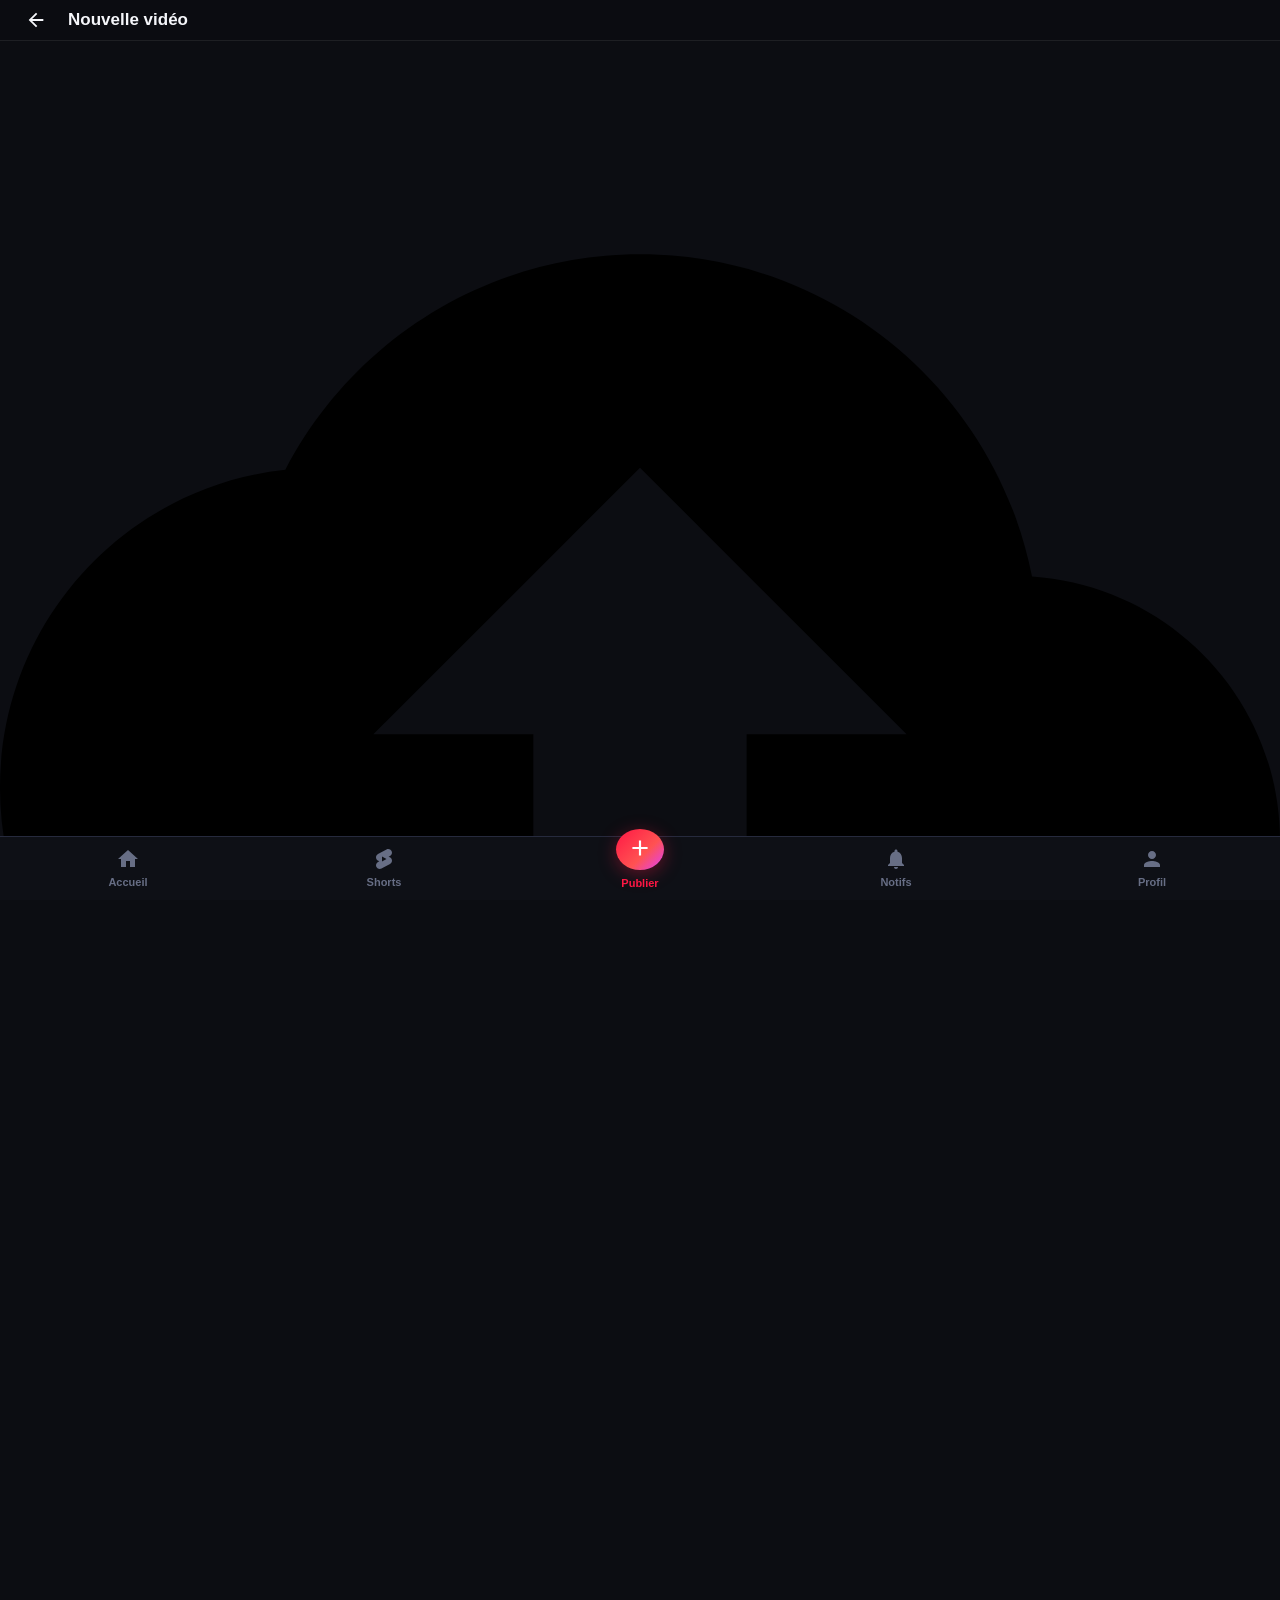
<file: app/src/main/assets/vidozone/upload.html>
<!DOCTYPE html>
<html lang="fr" data-theme="dark">
<head>
  <meta charset="UTF-8">
  <meta name="viewport" content="width=device-width, initial-scale=1.0, maximum-scale=1.0, user-scalable=no, viewport-fit=cover">
  <meta name="theme-color" content="#0c0d12">
  <title>Publier une vidéo - VidoZone</title>
  <link rel="stylesheet" href="css/style.css">
  <link rel="stylesheet" href="css/auth.css">
  <link rel="stylesheet" href="css/profile.css">
</head>
<body>

  <!-- ==========================================================================
       HEADER PUBLICATION
       ========================================================================== -->
  <header class="vz-header">
    <div style="display:flex;align-items:center;gap:12px;">
      <button class="vz-icon-btn" onclick="window.history.back()" aria-label="Retour">
        <svg viewBox="0 0 24 24"><path d="M20 11H7.83l5.59-5.59L12 4l-8 8 8 8 1.41-1.41L7.83 13H20v-2z"/></svg>
      </button>
      <h2 style="font-size:17px;font-weight:800;">Nouvelle vidéo</h2>
    </div>
  </header>

  <!-- ==========================================================================
       FORMULAIRE DE PUBLICATION
       ========================================================================== -->
  <main class="vz-upload-container">

    <!-- Zone Glisser-Déposer / Sélection Vidéo -->
    <div class="vz-upload-dropzone" id="vzVideoDropzone">
      <div class="vz-upload-dropzone-icon">
        <svg viewBox="0 0 24 24"><path d="M19.35 10.04C18.67 6.59 15.64 4 12 4 9.11 4 6.6 5.64 5.35 8.04 2.34 8.36 0 10.91 0 14c0 3.31 2.69 6 6 6h13c2.76 0 5-2.24 5-5 0-2.64-2.05-4.78-4.65-4.96zM14 13v4h-4v-4H7l5-5 5 5h-3z"/></svg>
      </div>
      <div class="vz-upload-dropzone-title">Touchez pour choisir une vidéo</div>
      <div class="vz-upload-dropzone-sub">MP4, WebM ou MOV (max 150 Mo)</div>
      <input type="file" id="vzVideoFileInput" accept="video/*" style="display:none;">
    </div>

    <!-- Prévisualisation de la vidéo sélectionnée -->
    <div class="vz-preview-video-container" id="vzPreviewVideoWrap">
      <video id="vzPreviewVideo" controls playsinline></video>
    </div>

    <!-- Titre -->
    <div class="vz-form-group">
      <label class="vz-label" for="vzUploadTitle">Titre de la vidéo *</label>
      <input class="vz-input" type="text" id="vzUploadTitle" placeholder="Ex: Mon voyage musical à Abidjan 2026" required>
    </div>

    <!-- Description -->
    <div class="vz-form-group">
      <label class="vz-label" for="vzUploadDesc">Description</label>
      <textarea class="vz-textarea" id="vzUploadDesc" placeholder="Décrivez votre vidéo, vos crédits et liens..."></textarea>
    </div>

    <!-- Sélection de la miniature -->
    <div class="vz-form-group">
      <label class="vz-label">Miniature personnalisée</label>
      <label for="vzThumbFileInput" class="vz-thumb-picker-btn">
        <svg viewBox="0 0 24 24"><path d="M21 19V5c0-1.1-.9-2-2-2H5c-1.1 0-2 .9-2 2v14c0 1.1.9 2 2 2h14c1.1 0 2-.9 2-2zM8.5 13.5l2.5 3.01L14.5 12l4.5 6H5l3.5-4.5z"/></svg>
        <span>Choisir une image de couverture</span>
      </label>
      <input type="file" id="vzThumbFileInput" accept="image/*" style="display:none;">
      <img id="vzThumbPreviewImg" class="vz-thumb-preview" alt="Aperçu miniature">
    </div>

    <!-- Catégorie -->
    <div class="vz-form-group">
      <label class="vz-label" for="vzUploadCategory">Catégorie</label>
      <select class="vz-select" id="vzUploadCategory">
        <option value="Musique">Musique</option>
        <option value="Gaming">Gaming</option>
        <option value="Comédie">Comédie</option>
        <option value="Sport">Sport</option>
        <option value="Actualités">Actualités</option>
        <option value="Éducation">Éducation</option>
        <option value="Technologie">Technologie</option>
        <option value="Afrique">Afrique</option>
      </select>
    </div>

    <!-- Tags -->
    <div class="vz-form-group">
      <label class="vz-label" for="vzUploadTags">Tags (séparés par des virgules)</label>
      <input class="vz-input" type="text" id="vzUploadTags" placeholder="musique, afrobeats, concert, live">
    </div>

    <!-- Visibilité -->
    <div class="vz-form-group">
      <label class="vz-label">Visibilité</label>
      <div style="display:flex;gap:20px;margin-top:6px;">
        <label class="vz-radio-label">
          <input type="radio" name="vzVisibility" value="public" checked>
          <span>Public (visible par tous)</span>
        </label>
        <label class="vz-radio-label">
          <input type="radio" name="vzVisibility" value="private">
          <span>Privé</span>
        </label>
      </div>
    </div>

    <!-- Barre de progression de téléversement -->
    <div class="vz-progress-wrap" id="vzUploadProgressWrap">
      <div class="vz-progress-bar-bg">
        <div class="vz-progress-bar-fill" id="vzProgressBarFill"></div>
      </div>
      <div class="vz-progress-label" id="vzProgressText">Envoi en cours : 0%</div>
    </div>

    <!-- Bouton Publier -->
    <button type="button" class="vz-btn vz-btn-primary vz-btn-full" id="vzPublishBtn" style="margin-top:10px;">
      Publier la vidéo maintenant
    </button>
  </main>

  <!-- ==========================================================================
       BARRE DE NAVIGATION INFÉRIEURE
       ========================================================================== -->
  <nav class="vz-bottom-nav">
    <a href="home.html" class="vz-nav-item">
      <svg viewBox="0 0 24 24"><path d="M10 20v-6h4v6h5v-8h3L12 3 2 12h3v8z"/></svg>
      <span>Accueil</span>
    </a>
    <a href="shorts.html" class="vz-nav-item">
      <svg viewBox="0 0 24 24"><path d="M17.77 10.32l-1.2-.5L18 9.06c1.84-.96 2.53-3.23 1.56-5.06s-3.24-2.53-5.07-1.56L6 6.94c-1.29.68-2.07 2.04-2 3.49.07 1.42.93 2.67 2.22 3.25.03.01 1.2.5 1.2.5L6 14.93c-1.83.97-2.53 3.24-1.56 5.07.97 1.83 3.24 2.53 5.07 1.56l8.5-4.5c1.29-.68 2.06-2.04 1.99-3.49-.07-1.42-.94-2.68-2.23-3.25zM10 14.5v-5l4.5 2.5-4.5 2.5z"/></svg>
      <span>Shorts</span>
    </a>
    <a href="upload.html" class="vz-nav-item vz-nav-upload active">
      <div class="vz-upload-circle">
        <svg viewBox="0 0 24 24"><path d="M19 13h-6v6h-2v-6H5v-2h6V5h2v6h6v2z"/></svg>
      </div>
      <span style="margin-top:2px;">Publier</span>
    </a>
    <a href="notifications.html" class="vz-nav-item">
      <svg viewBox="0 0 24 24"><path d="M12 22c1.1 0 2-.9 2-2h-4c0 1.1.9 2 2 2zm6-6v-5c0-3.07-1.63-5.64-4.5-6.32V4c0-.83-.67-1.5-1.5-1.5s-1.5.67-1.5 1.5v.68C7.64 5.36 6 7.92 6 11v5l-2 2v1h16v-1l-2-2z"/></svg>
      <span>Notifs</span>
    </a>
    <a href="profile.html" class="vz-nav-item">
      <svg viewBox="0 0 24 24"><path d="M12 12c2.21 0 4-1.79 4-4s-1.79-4-4-4-4 1.79-4 4 1.79 4 4 4zm0 2c-2.67 0-8 1.34-8 4v2h16v-2c0-2.66-5.33-4-8-4z"/></svg>
      <span>Profil</span>
    </a>
  </nav>

  <script src="js/firebase-config.js"></script>
  <script src="js/app.js"></script>
  <script src="js/auth.js"></script>
  <script src="js/upload.js"></script>
</body>
</html>
</file>
<file: app/src/main/assets/vidozone/css/style.css>
/* ==========================================================================
   VIDOZONE - STYLES GLOBAUX & DESIGN SYSTEM
   Couleur principale : #ff1744 | Thème Sombre Moderne & Épuré
   ========================================================================== */

:root {
  --vz-primary: #ff1744;
  --vz-primary-hover: #d50000;
  --vz-primary-glow: rgba(255, 23, 68, 0.35);
  --vz-primary-soft: rgba(255, 23, 68, 0.12);
  --vz-accent: #ff5252;
  --vz-gradient: linear-gradient(135deg, #ff1744 0%, #ff5252 60%, #e040fb 100%);
  
  /* Thème sombre par défaut */
  --vz-bg: #0c0d12;
  --vz-bg-elevated: #13151f;
  --vz-surface: #1a1d2b;
  --vz-surface-hover: #222638;
  --vz-border: #262a3d;
  --vz-border-light: rgba(255, 255, 255, 0.08);
  
  --vz-text-primary: #f5f6fa;
  --vz-text-secondary: #9aa0b4;
  --vz-text-muted: #676e85;
  
  --vz-success: #00e676;
  --vz-warning: #ffab00;
  --vz-error: #ff1744;
  
  --vz-radius-sm: 8px;
  --vz-radius-md: 14px;
  --vz-radius-lg: 20px;
  --vz-radius-pill: 9999px;
  
  --vz-nav-height: 64px;
  --vz-header-height: 56px;
  
  --vz-shadow-sm: 0 2px 8px rgba(0, 0, 0, 0.25);
  --vz-shadow-md: 0 6px 20px rgba(0, 0, 0, 0.35);
  --vz-shadow-glow: 0 4px 24px var(--vz-primary-glow);
  --vz-font-family: -apple-system, BlinkMacSystemFont, "Segoe UI", Roboto, Helvetica, Arial, sans-serif;
  --vz-safe-bottom: env(safe-area-inset-bottom, 0px);
  --vz-safe-top: env(safe-area-inset-top, 0px);
}

/* Thème clair optionnel sélectionnable dans les paramètres */
[data-theme="light"] {
  --vz-bg: #f8f9fc;
  --vz-bg-elevated: #ffffff;
  --vz-surface: #f0f2f7;
  --vz-surface-hover: #e4e7f0;
  --vz-border: #dbe0ea;
  --vz-border-light: rgba(0, 0, 0, 0.06);
  --vz-text-primary: #12141a;
  --vz-text-secondary: #4a5062;
  --vz-text-muted: #828a9e;
  --vz-shadow-sm: 0 2px 8px rgba(0, 0, 0, 0.06);
  --vz-shadow-md: 0 6px 20px rgba(0, 0, 0, 0.08);
}

/* Reset & Base */
*, *::before, *::after {
  box-sizing: border-box;
  margin: 0;
  padding: 0;
  -webkit-tap-highlight-color: transparent;
}

html, body {
  width: 100%;
  height: 100%;
  font-family: var(--vz-font-family);
  background-color: var(--vz-bg);
  color: var(--vz-text-primary);
  overflow-x: hidden;
  font-size: 15px;
  line-height: 1.45;
  user-select: none;
  -webkit-user-select: none;
}

body {
  display: flex;
  flex-direction: column;
  min-height: 100vh;
  padding-bottom: calc(var(--vz-nav-height) + var(--vz-safe-bottom));
}

body.no-nav {
  padding-bottom: var(--vz-safe-bottom);
}

a {
  color: inherit;
  text-decoration: none;
}

button, input, textarea, select {
  font-family: inherit;
  font-size: inherit;
  color: inherit;
  border: none;
  outline: none;
  background: none;
}

button {
  cursor: pointer;
  display: inline-flex;
  align-items: center;
  justify-content: center;
  gap: 8px;
  transition: all 0.2s ease;
}

button:active {
  transform: scale(0.96);
}

img, video {
  max-width: 100%;
  height: auto;
  display: block;
}

/* ==========================================================================
   EN-TÊTE SUPÉRIEURE (HEADER)
   ========================================================================== */
.vz-header {
  position: sticky;
  top: 0;
  left: 0;
  right: 0;
  height: var(--vz-header-height);
  padding: 0 16px;
  background: rgba(12, 13, 18, 0.88);
  backdrop-filter: blur(12px);
  -webkit-backdrop-filter: blur(12px);
  display: flex;
  align-items: center;
  justify-content: space-between;
  border-bottom: 1px solid var(--vz-border-light);
  z-index: 100;
  padding-top: var(--vz-safe-top);
}

[data-theme="light"] .vz-header {
  background: rgba(255, 255, 255, 0.92);
}

.vz-brand {
  display: flex;
  align-items: center;
  gap: 10px;
}

.vz-logo-badge {
  width: 34px;
  height: 34px;
  border-radius: 10px;
  background: var(--vz-gradient);
  display: flex;
  align-items: center;
  justify-content: center;
  box-shadow: 0 2px 10px var(--vz-primary-glow);
  position: relative;
  overflow: hidden;
}

.vz-logo-badge svg {
  width: 20px;
  height: 20px;
  fill: #fff;
}

.vz-brand-name {
  font-size: 20px;
  font-weight: 800;
  letter-spacing: -0.5px;
  background: var(--vz-gradient);
  -webkit-background-clip: text;
  -webkit-text-fill-color: transparent;
  display: flex;
  align-items: center;
  gap: 4px;
}

.vz-brand-dot {
  width: 6px;
  height: 6px;
  border-radius: 50%;
  background-color: var(--vz-primary);
  display: inline-block;
}

.vz-header-actions {
  display: flex;
  align-items: center;
  gap: 8px;
}

.vz-icon-btn {
  width: 40px;
  height: 40px;
  border-radius: var(--vz-radius-pill);
  display: flex;
  align-items: center;
  justify-content: center;
  color: var(--vz-text-primary);
  background: transparent;
  position: relative;
  transition: background-color 0.2s;
}

.vz-icon-btn:hover, .vz-icon-btn:active {
  background: var(--vz-surface);
}

.vz-icon-btn svg {
  width: 22px;
  height: 22px;
  fill: currentColor;
}

.vz-badge-dot {
  position: absolute;
  top: 8px;
  right: 8px;
  width: 8px;
  height: 8px;
  background-color: var(--vz-primary);
  border-radius: 50%;
  border: 2px solid var(--vz-bg);
}

.vz-avatar-header {
  width: 32px;
  height: 32px;
  border-radius: 50%;
  overflow: hidden;
  border: 1.5px solid var(--vz-primary);
  background: var(--vz-surface);
}

.vz-avatar-header img {
  width: 100%;
  height: 100%;
  object-fit: cover;
}

/* ==========================================================================
   BARRE DE NAVIGATION INFÉRIEURE (BOTTOM NAV)
   ========================================================================== */
.vz-bottom-nav {
  position: fixed;
  bottom: 0;
  left: 0;
  right: 0;
  height: calc(var(--vz-nav-height) + var(--vz-safe-bottom));
  padding-bottom: var(--vz-safe-bottom);
  background: rgba(15, 17, 24, 0.95);
  backdrop-filter: blur(16px);
  -webkit-backdrop-filter: blur(16px);
  border-top: 1px solid var(--vz-border);
  display: flex;
  align-items: center;
  justify-content: space-around;
  z-index: 100;
}

[data-theme="light"] .vz-bottom-nav {
  background: rgba(255, 255, 255, 0.96);
}

.vz-nav-item {
  display: flex;
  flex-direction: column;
  align-items: center;
  justify-content: center;
  gap: 4px;
  color: var(--vz-text-muted);
  font-size: 11px;
  font-weight: 600;
  width: 20%;
  height: 100%;
  transition: color 0.2s ease, transform 0.15s ease;
  position: relative;
}

.vz-nav-item svg {
  width: 24px;
  height: 24px;
  fill: currentColor;
  transition: transform 0.2s ease;
}

.vz-nav-item.active {
  color: var(--vz-primary);
}

.vz-nav-item.active svg {
  transform: translateY(-2px);
}

/* Bouton Publier au centre */
.vz-nav-upload {
  position: relative;
  top: -8px;
}

.vz-nav-upload .vz-upload-circle {
  width: 48px;
  height: 48px;
  border-radius: 50%;
  background: var(--vz-gradient);
  display: flex;
  align-items: center;
  justify-content: center;
  color: #fff;
  box-shadow: 0 4px 18px var(--vz-primary-glow);
  transition: transform 0.2s cubic-bezier(0.34, 1.56, 0.64, 1);
}

.vz-nav-upload .vz-upload-circle svg {
  width: 26px;
  height: 26px;
  fill: #fff;
}

.vz-nav-upload:active .vz-upload-circle {
  transform: scale(0.9);
}

/* ==========================================================================
   BOUTONS & INTERACTION
   ========================================================================== */
.vz-btn {
  height: 48px;
  padding: 0 20px;
  border-radius: var(--vz-radius-md);
  font-weight: 700;
  font-size: 15px;
  letter-spacing: -0.2px;
  transition: all 0.2s ease;
  width: auto;
}

.vz-btn-primary {
  background: var(--vz-gradient);
  color: #ffffff;
  box-shadow: 0 4px 16px var(--vz-primary-glow);
}

.vz-btn-primary:active {
  box-shadow: 0 2px 8px var(--vz-primary-glow);
}

.vz-btn-secondary {
  background: var(--vz-surface);
  color: var(--vz-text-primary);
  border: 1px solid var(--vz-border);
}

.vz-btn-secondary:hover, .vz-btn-secondary:active {
  background: var(--vz-surface-hover);
}

.vz-btn-outline {
  background: transparent;
  color: var(--vz-primary);
  border: 1.5px solid var(--vz-primary);
}

.vz-btn-outline:active {
  background: var(--vz-primary-soft);
}

.vz-btn-full {
  width: 100%;
}

.vz-btn-sm {
  height: 36px;
  padding: 0 14px;
  font-size: 13px;
  border-radius: var(--vz-radius-sm);
}

.vz-btn-pill {
  border-radius: var(--vz-radius-pill);
}

/* ==========================================================================
   CHAMPS DE FORMULAIRE (INPUTS)
   ========================================================================== */
.vz-form-group {
  margin-bottom: 18px;
  display: flex;
  flex-direction: column;
  gap: 6px;
}

.vz-label {
  font-size: 13px;
  font-weight: 600;
  color: var(--vz-text-secondary);
}

.vz-input-wrap {
  position: relative;
  display: flex;
  align-items: center;
}

.vz-input-icon {
  position: absolute;
  left: 14px;
  color: var(--vz-text-muted);
  width: 20px;
  height: 20px;
  pointer-events: none;
  display: flex;
  align-items: center;
}

.vz-input-icon svg {
  width: 20px;
  height: 20px;
  fill: currentColor;
}

.vz-input {
  width: 100%;
  height: 50px;
  padding: 0 16px;
  background: var(--vz-surface);
  border: 1.5px solid var(--vz-border);
  border-radius: var(--vz-radius-md);
  color: var(--vz-text-primary);
  font-size: 15px;
  transition: all 0.2s ease;
}

.vz-input.has-icon {
  padding-left: 44px;
}

.vz-input.has-trailing-icon {
  padding-right: 44px;
}

.vz-input:focus {
  border-color: var(--vz-primary);
  box-shadow: 0 0 0 3px var(--vz-primary-soft);
  background: var(--vz-bg-elevated);
}

.vz-trailing-btn {
  position: absolute;
  right: 10px;
  width: 32px;
  height: 32px;
  color: var(--vz-text-muted);
  display: flex;
  align-items: center;
  justify-content: center;
}

.vz-input-error {
  font-size: 12px;
  color: var(--vz-error);
  margin-top: 2px;
  display: none;
}

.vz-input-error.visible {
  display: block;
}

.vz-input.error {
  border-color: var(--vz-error);
}

/* ==========================================================================
   TOASTS & NOTIFICATIONS POPUP
   ========================================================================== */
.vz-toast-container {
  position: fixed;
  top: calc(var(--vz-safe-top) + 16px);
  left: 50%;
  transform: translateX(-50%);
  width: 90%;
  max-width: 380px;
  z-index: 1000;
  display: flex;
  flex-direction: column;
  gap: 8px;
  pointer-events: none;
}

.vz-toast {
  background: var(--vz-surface);
  color: var(--vz-text-primary);
  border-left: 4px solid var(--vz-primary);
  padding: 12px 16px;
  border-radius: var(--vz-radius-sm);
  box-shadow: var(--vz-shadow-md);
  font-size: 14px;
  font-weight: 500;
  display: flex;
  align-items: center;
  justify-content: space-between;
  gap: 12px;
  animation: vzSlideDown 0.3s cubic-bezier(0.16, 1, 0.3, 1) forwards;
  pointer-events: auto;
}

.vz-toast.success {
  border-left-color: var(--vz-success);
}

.vz-toast.error {
  border-left-color: var(--vz-error);
}

@keyframes vzSlideDown {
  from {
    opacity: 0;
    transform: translateY(-20px);
  }
  to {
    opacity: 1;
    transform: translateY(0);
  }
}

/* ==========================================================================
   BANNER HORS LIGNE (OFFLINE)
   ========================================================================== */
.vz-offline-banner {
  display: none;
  background: #d50000;
  color: #fff;
  font-size: 13px;
  font-weight: 600;
  padding: 8px 16px;
  text-align: center;
  position: sticky;
  top: var(--vz-header-height);
  z-index: 99;
}

.vz-offline-banner.visible {
  display: block;
  animation: vzFadeIn 0.3s ease;
}

@keyframes vzFadeIn {
  from { opacity: 0; }
  to { opacity: 1; }
}

/* ==========================================================================
   MODAL / POPUP
   ========================================================================== */
.vz-modal-backdrop {
  position: fixed;
  inset: 0;
  background: rgba(0, 0, 0, 0.75);
  backdrop-filter: blur(6px);
  -webkit-backdrop-filter: blur(6px);
  display: flex;
  align-items: flex-end;
  justify-content: center;
  z-index: 500;
  opacity: 0;
  visibility: hidden;
  transition: all 0.25s ease;
}

.vz-modal-backdrop.active {
  opacity: 1;
  visibility: visible;
}

.vz-modal-sheet {
  background: var(--vz-bg-elevated);
  width: 100%;
  max-width: 540px;
  max-height: 85vh;
  border-radius: 24px 24px 0 0;
  padding: 20px 20px calc(var(--vz-safe-bottom) + 20px);
  overflow-y: auto;
  border-top: 1px solid var(--vz-border);
  transform: translateY(100%);
  transition: transform 0.3s cubic-bezier(0.16, 1, 0.3, 1);
}

.vz-modal-backdrop.active .vz-modal-sheet {
  transform: translateY(0);
}

.vz-modal-handle {
  width: 44px;
  height: 5px;
  background: var(--vz-border);
  border-radius: 4px;
  margin: 0 auto 16px;
}

.vz-modal-header {
  display: flex;
  align-items: center;
  justify-content: space-between;
  margin-bottom: 16px;
}

.vz-modal-title {
  font-size: 18px;
  font-weight: 700;
}
</file>
<file: app/src/main/assets/vidozone/css/auth.css>
/* ==========================================================================
   VIDOZONE - AUTH & ONBOARDING CSS
   Splash, Bienvenue, Inscription, Connexion
   ========================================================================== */

/* Page d'authentification container */
.vz-auth-page {
  min-height: 100vh;
  display: flex;
  flex-direction: column;
  justify-content: space-between;
  padding: 24px 20px calc(var(--vz-safe-bottom) + 24px);
  background: radial-gradient(circle at 50% 15%, rgba(255, 23, 68, 0.15) 0%, transparent 60%),
              var(--vz-bg);
}

/* ==========================================================================
   1. ÉCRAN SPLASH
   ========================================================================== */
.vz-splash-screen {
  position: fixed;
  inset: 0;
  background: var(--vz-bg);
  display: flex;
  flex-direction: column;
  align-items: center;
  justify-content: center;
  z-index: 9999;
  transition: opacity 0.5s ease, visibility 0.5s ease;
}

.vz-splash-screen.fade-out {
  opacity: 0;
  visibility: hidden;
}

.vz-splash-content {
  display: flex;
  flex-direction: column;
  align-items: center;
  text-align: center;
  animation: vzZoomIn 0.8s cubic-bezier(0.16, 1, 0.3, 1) forwards;
}

.vz-splash-logo-container {
  width: 96px;
  height: 96px;
  border-radius: 28px;
  background: var(--vz-gradient);
  display: flex;
  align-items: center;
  justify-content: center;
  box-shadow: 0 10px 40px var(--vz-primary-glow);
  position: relative;
  margin-bottom: 24px;
  animation: vzPulseGlow 2.5s infinite;
}

.vz-splash-logo-container svg {
  width: 52px;
  height: 52px;
  fill: #ffffff;
}

.vz-splash-title {
  font-size: 36px;
  font-weight: 900;
  letter-spacing: -1px;
  background: var(--vz-gradient);
  -webkit-background-clip: text;
  -webkit-text-fill-color: transparent;
  margin-bottom: 6px;
}

.vz-splash-slogan {
  font-size: 15px;
  color: var(--vz-text-secondary);
  font-weight: 500;
  letter-spacing: 1.5px;
  text-transform: uppercase;
}

.vz-splash-loader {
  margin-top: 48px;
  width: 48px;
  height: 48px;
  border-radius: 50%;
  border: 3px solid rgba(255, 255, 255, 0.08);
  border-top-color: var(--vz-primary);
  animation: vzSpin 0.9s linear infinite;
}

@keyframes vzSpin {
  to { transform: rotate(360deg); }
}

@keyframes vzPulseGlow {
  0%, 100% {
    box-shadow: 0 10px 40px var(--vz-primary-glow);
  }
  50% {
    box-shadow: 0 10px 60px rgba(255, 23, 68, 0.65);
  }
}

@keyframes vzZoomIn {
  from {
    opacity: 0;
    transform: scale(0.85);
  }
  to {
    opacity: 1;
    transform: scale(1);
  }
}

/* ==========================================================================
   2. ÉCRAN DE BIENVENUE
   ========================================================================== */
.vz-welcome-hero {
  flex: 1;
  display: flex;
  flex-direction: column;
  align-items: center;
  justify-content: center;
  text-align: center;
  padding: 40px 10px 20px;
}

.vz-welcome-logo {
  width: 80px;
  height: 80px;
  border-radius: 24px;
  background: var(--vz-gradient);
  display: flex;
  align-items: center;
  justify-content: center;
  box-shadow: 0 8px 30px var(--vz-primary-glow);
  margin-bottom: 24px;
}

.vz-welcome-logo svg {
  width: 44px;
  height: 44px;
  fill: #fff;
}

.vz-welcome-title {
  font-size: 28px;
  font-weight: 800;
  margin-bottom: 12px;
  line-height: 1.25;
}

.vz-welcome-desc {
  font-size: 15px;
  color: var(--vz-text-secondary);
  line-height: 1.5;
  max-width: 320px;
  margin-bottom: 30px;
}

.vz-welcome-actions {
  width: 100%;
  display: flex;
  flex-direction: column;
  gap: 12px;
}

/* ==========================================================================
   3 & 4. FORMULAIRES INSCRIPTION & CONNEXION
   ========================================================================== */
.vz-auth-header {
  padding: 20px 0 24px;
}

.vz-auth-back-btn {
  width: 40px;
  height: 40px;
  border-radius: 50%;
  background: var(--vz-surface);
  border: 1px solid var(--vz-border);
  color: var(--vz-text-primary);
  display: flex;
  align-items: center;
  justify-content: center;
  margin-bottom: 18px;
}

.vz-auth-header h1 {
  font-size: 26px;
  font-weight: 800;
  letter-spacing: -0.5px;
  margin-bottom: 6px;
}

.vz-auth-header p {
  color: var(--vz-text-secondary);
  font-size: 14px;
}

.vz-auth-form {
  flex: 1;
}

.vz-avatar-picker-wrap {
  display: flex;
  align-items: center;
  gap: 16px;
  margin-bottom: 20px;
  background: var(--vz-surface);
  padding: 14px;
  border-radius: var(--vz-radius-md);
  border: 1px dashed var(--vz-border);
}

.vz-avatar-preview {
  width: 60px;
  height: 60px;
  border-radius: 50%;
  background: var(--vz-surface-hover);
  border: 2px solid var(--vz-primary);
  overflow: hidden;
  display: flex;
  align-items: center;
  justify-content: center;
  color: var(--vz-text-muted);
}

.vz-avatar-preview img {
  width: 100%;
  height: 100%;
  object-fit: cover;
}

.vz-avatar-picker-btn {
  font-size: 13px;
  color: var(--vz-primary);
  font-weight: 600;
  cursor: pointer;
}

/* Indicateur de force du mot de passe */
.vz-password-strength {
  display: flex;
  gap: 4px;
  margin-top: 6px;
}

.vz-strength-bar {
  flex: 1;
  height: 4px;
  border-radius: 2px;
  background: var(--vz-border);
  transition: background-color 0.3s ease;
}

.vz-strength-bar.active-weak {
  background-color: var(--vz-error);
}

.vz-strength-bar.active-medium {
  background-color: var(--vz-warning);
}

.vz-strength-bar.active-strong {
  background-color: var(--vz-success);
}

.vz-password-help {
  font-size: 11px;
  color: var(--vz-text-muted);
  margin-top: 4px;
}

/* Ligne "Rester connecté" & "Mot de passe oublié" */
.vz-auth-options {
  display: flex;
  align-items: center;
  justify-content: space-between;
  margin: 16px 0 24px;
  font-size: 13px;
}

.vz-checkbox-label {
  display: flex;
  align-items: center;
  gap: 8px;
  color: var(--vz-text-secondary);
  cursor: pointer;
}

.vz-checkbox {
  accent-color: var(--vz-primary);
  width: 16px;
  height: 16px;
}

.vz-auth-link {
  color: var(--vz-primary);
  font-weight: 600;
}

.vz-auth-footer {
  text-align: center;
  margin-top: 20px;
  font-size: 14px;
  color: var(--vz-text-secondary);
}

.vz-auth-footer a {
  color: var(--vz-primary);
  font-weight: 700;
  margin-left: 4px;
}

.vz-loading-spinner {
  display: inline-block;
  width: 20px;
  height: 20px;
  border: 2px solid rgba(255, 255, 255, 0.3);
  border-top-color: #fff;
  border-radius: 50%;
  animation: vzSpin 0.8s linear infinite;
}
</file>
<file: app/src/main/assets/vidozone/css/home.css>
/* ==========================================================================
   VIDOZONE - ACCUEIL & FEED VIDÉO (HOME CSS)
   ========================================================================== */

/* Barre de Catégories Horizontale */
.vz-categories-bar {
  display: flex;
  align-items: center;
  gap: 8px;
  padding: 12px 16px;
  overflow-x: auto;
  white-space: nowrap;
  scrollbar-width: none;
  -ms-overflow-style: none;
  background: var(--vz-bg);
  position: sticky;
  top: calc(var(--vz-header-height) + var(--vz-safe-top));
  z-index: 90;
  border-bottom: 1px solid var(--vz-border-light);
}

.vz-categories-bar::-webkit-scrollbar {
  display: none;
}

.vz-cat-pill {
  padding: 7px 16px;
  border-radius: var(--vz-radius-pill);
  background: var(--vz-surface);
  color: var(--vz-text-secondary);
  font-size: 13px;
  font-weight: 600;
  border: 1px solid var(--vz-border);
  transition: all 0.2s cubic-bezier(0.4, 0, 0.2, 1);
  flex-shrink: 0;
}

.vz-cat-pill:hover {
  background: var(--vz-surface-hover);
  color: var(--vz-text-primary);
}

.vz-cat-pill.active {
  background: var(--vz-primary);
  color: #ffffff;
  border-color: var(--vz-primary);
  box-shadow: 0 2px 10px var(--vz-primary-glow);
}

/* ==========================================================================
   FLUX DE VIDÉOS (VIDEO FEED)
   ========================================================================== */
.vz-feed-container {
  padding: 14px 16px 30px;
  display: flex;
  flex-direction: column;
  gap: 22px;
}

.vz-video-card {
  display: flex;
  flex-direction: column;
  background: var(--vz-surface);
  border-radius: var(--vz-radius-lg);
  overflow: hidden;
  border: 1px solid var(--vz-border);
  box-shadow: var(--vz-shadow-sm);
  transition: transform 0.2s ease, box-shadow 0.2s ease;
  cursor: pointer;
}

.vz-video-card:active {
  transform: scale(0.985);
}

.vz-thumb-container {
  position: relative;
  width: 100%;
  aspect-ratio: 16 / 9;
  background: #11131c;
  overflow: hidden;
}

.vz-thumb-img {
  width: 100%;
  height: 100%;
  object-fit: cover;
  transition: transform 0.3s ease;
}

.vz-video-card:hover .vz-thumb-img {
  transform: scale(1.03);
}

.vz-duration-badge {
  position: absolute;
  bottom: 10px;
  right: 10px;
  background: rgba(12, 13, 18, 0.85);
  backdrop-filter: blur(4px);
  color: #fff;
  font-size: 12px;
  font-weight: 700;
  padding: 3px 8px;
  border-radius: 6px;
  letter-spacing: 0.5px;
}

.vz-category-tag {
  position: absolute;
  top: 10px;
  left: 10px;
  background: rgba(255, 23, 68, 0.9);
  backdrop-filter: blur(4px);
  color: #fff;
  font-size: 11px;
  font-weight: 700;
  padding: 3px 8px;
  border-radius: var(--vz-radius-pill);
  text-transform: uppercase;
  letter-spacing: 0.5px;
}

.vz-video-details {
  padding: 14px;
  display: flex;
  gap: 12px;
  align-items: flex-start;
}

.vz-creator-avatar {
  width: 42px;
  height: 42px;
  border-radius: 50%;
  background: var(--vz-surface-hover);
  overflow: hidden;
  flex-shrink: 0;
  border: 1.5px solid var(--vz-border);
}

.vz-creator-avatar img {
  width: 100%;
  height: 100%;
  object-fit: cover;
}

.vz-video-meta {
  flex: 1;
  min-width: 0;
}

.vz-video-title {
  font-size: 15px;
  font-weight: 700;
  line-height: 1.35;
  color: var(--vz-text-primary);
  margin-bottom: 4px;
  display: -webkit-box;
  -webkit-line-clamp: 2;
  -webkit-box-orient: vertical;
  overflow: hidden;
}

.vz-creator-name {
  font-size: 13px;
  color: var(--vz-text-secondary);
  font-weight: 500;
  display: flex;
  align-items: center;
  gap: 4px;
  margin-bottom: 2px;
}

.vz-verified-badge {
  width: 14px;
  height: 14px;
  fill: var(--vz-primary);
  display: inline-block;
}

.vz-video-stats {
  font-size: 12px;
  color: var(--vz-text-muted);
  display: flex;
  align-items: center;
  gap: 6px;
}

.vz-stat-dot {
  width: 3px;
  height: 3px;
  border-radius: 50%;
  background: var(--vz-text-muted);
}

/* ==========================================================================
   SECTION SHORTS RAPIDE EN ACCUEIL
   ========================================================================== */
.vz-shorts-preview-section {
  margin: 12px 0;
  background: var(--vz-surface);
  padding: 16px;
  border-radius: var(--vz-radius-lg);
  border: 1px solid var(--vz-border);
}

.vz-section-header {
  display: flex;
  align-items: center;
  justify-content: space-between;
  margin-bottom: 14px;
}

.vz-section-title {
  font-size: 17px;
  font-weight: 800;
  display: flex;
  align-items: center;
  gap: 8px;
}

.vz-section-title svg {
  width: 20px;
  height: 20px;
  fill: var(--vz-primary);
}

.vz-shorts-horizontal-scroll {
  display: flex;
  gap: 12px;
  overflow-x: auto;
  scrollbar-width: none;
  padding-bottom: 4px;
}

.vz-shorts-horizontal-scroll::-webkit-scrollbar {
  display: none;
}

.vz-short-card-compact {
  width: 135px;
  aspect-ratio: 9 / 16;
  border-radius: var(--vz-radius-md);
  position: relative;
  overflow: hidden;
  flex-shrink: 0;
  background: #191b24;
  cursor: pointer;
  box-shadow: var(--vz-shadow-sm);
}

.vz-short-card-compact img {
  width: 100%;
  height: 100%;
  object-fit: cover;
}

.vz-short-compact-overlay {
  position: absolute;
  inset: 0;
  background: linear-gradient(180deg, transparent 50%, rgba(12, 13, 18, 0.95) 100%);
  display: flex;
  flex-direction: column;
  justify-content: flex-end;
  padding: 10px 8px;
}

.vz-short-compact-title {
  font-size: 12px;
  font-weight: 700;
  color: #fff;
  line-height: 1.25;
  display: -webkit-box;
  -webkit-line-clamp: 2;
  -webkit-box-orient: vertical;
  overflow: hidden;
  margin-bottom: 2px;
}

.vz-short-compact-views {
  font-size: 11px;
  color: var(--vz-text-secondary);
}

/* ==========================================================================
   RECHERCHE MODAL & OVERLAY
   ========================================================================== */
.vz-search-bar-wrap {
  padding: 10px 16px;
  background: var(--vz-bg);
  border-bottom: 1px solid var(--vz-border-light);
}

.vz-search-input-box {
  display: flex;
  align-items: center;
  gap: 10px;
  background: var(--vz-surface);
  border: 1.5px solid var(--vz-border);
  border-radius: var(--vz-radius-pill);
  padding: 0 16px;
  height: 44px;
}

.vz-search-input-box input {
  flex: 1;
  font-size: 14px;
  color: var(--vz-text-primary);
}

.vz-search-chips {
  display: flex;
  flex-wrap: wrap;
  gap: 8px;
  padding: 12px 16px;
}

.vz-search-chip {
  background: var(--vz-surface);
  color: var(--vz-text-secondary);
  border-radius: var(--vz-radius-pill);
  padding: 6px 14px;
  font-size: 12px;
  border: 1px solid var(--vz-border);
  cursor: pointer;
  display: flex;
  align-items: center;
  gap: 6px;
}

.vz-search-chip:hover {
  border-color: var(--vz-primary);
  color: var(--vz-primary);
}

/* État vide */
.vz-empty-state {
  text-align: center;
  padding: 60px 20px;
  display: flex;
  flex-direction: column;
  align-items: center;
  gap: 12px;
}

.vz-empty-icon {
  width: 64px;
  height: 64px;
  border-radius: 50%;
  background: var(--vz-surface);
  display: flex;
  align-items: center;
  justify-content: center;
  color: var(--vz-text-muted);
  margin-bottom: 6px;
}

.vz-empty-icon svg {
  width: 32px;
  height: 32px;
  fill: currentColor;
}

.vz-empty-title {
  font-size: 18px;
  font-weight: 700;
}

.vz-empty-desc {
  font-size: 14px;
  color: var(--vz-text-secondary);
  max-width: 280px;
}
</file>
<file: app/src/main/assets/vidozone/css/profile.css>
/* ==========================================================================
   VIDOZONE - PROFIL, SHORTS PLEIN ÉCRAN & PUBLICATION (PROFILE CSS)
   ========================================================================== */

/* ==========================================================================
   PROFIL UTILISATEUR
   ========================================================================== */
.vz-profile-page {
  padding-bottom: calc(var(--vz-nav-height) + var(--vz-safe-bottom) + 20px);
}

.vz-profile-banner {
  height: 120px;
  background: var(--vz-gradient);
  position: relative;
  opacity: 0.9;
}

.vz-profile-header-card {
  padding: 0 16px;
  position: relative;
  margin-top: -45px;
  margin-bottom: 20px;
}

.vz-profile-avatar-wrap {
  position: relative;
  width: 90px;
  height: 90px;
  border-radius: 50%;
  border: 4px solid var(--vz-bg);
  background: var(--vz-surface);
  overflow: hidden;
  box-shadow: var(--vz-shadow-md);
  margin-bottom: 12px;
}

.vz-profile-avatar-wrap img {
  width: 100%;
  height: 100%;
  object-fit: cover;
}

.vz-profile-info {
  margin-bottom: 18px;
}

.vz-profile-name {
  font-size: 22px;
  font-weight: 800;
  display: flex;
  align-items: center;
  gap: 6px;
}

.vz-profile-handle {
  font-size: 14px;
  color: var(--vz-primary);
  font-weight: 600;
  margin-bottom: 8px;
}

.vz-profile-bio {
  font-size: 14px;
  color: var(--vz-text-secondary);
  line-height: 1.45;
  margin-bottom: 16px;
}

/* Statistiques du profil */
.vz-profile-stats-grid {
  display: grid;
  grid-template-columns: repeat(4, 1fr);
  gap: 8px;
  background: var(--vz-surface);
  padding: 14px;
  border-radius: var(--vz-radius-md);
  border: 1px solid var(--vz-border);
  text-align: center;
  margin-bottom: 18px;
}

.vz-stat-item-num {
  font-size: 17px;
  font-weight: 800;
  color: var(--vz-text-primary);
}

.vz-stat-item-label {
  font-size: 11px;
  color: var(--vz-text-muted);
  text-transform: uppercase;
  font-weight: 600;
  margin-top: 2px;
}

/* Onglets du profil */
.vz-profile-tabs {
  display: flex;
  border-bottom: 1px solid var(--vz-border);
  margin-bottom: 16px;
}

.vz-profile-tab-btn {
  flex: 1;
  padding: 12px 0;
  font-size: 14px;
  font-weight: 700;
  color: var(--vz-text-muted);
  border-bottom: 2px solid transparent;
  transition: all 0.2s ease;
}

.vz-profile-tab-btn.active {
  color: var(--vz-primary);
  border-bottom-color: var(--vz-primary);
}

/* Grille de médias du profil */
.vz-profile-grid {
  display: grid;
  grid-template-columns: repeat(2, 1fr);
  gap: 12px;
  padding: 0 16px;
}

.vz-profile-grid.shorts-mode {
  grid-template-columns: repeat(3, 1fr);
  gap: 8px;
}

/* ==========================================================================
   PAGE PUBLIER / UPLOAD
   ========================================================================== */
.vz-upload-page {
  padding: 16px 16px calc(var(--vz-nav-height) + var(--vz-safe-bottom) + 30px);
}

.vz-upload-card {
  background: var(--vz-surface);
  border-radius: var(--vz-radius-lg);
  padding: 20px;
  border: 1px solid var(--vz-border);
  margin-bottom: 20px;
}

.vz-dropzone {
  border: 2px dashed var(--vz-border);
  border-radius: var(--vz-radius-md);
  padding: 30px 16px;
  text-align: center;
  background: var(--vz-bg-elevated);
  cursor: pointer;
  transition: all 0.2s ease;
  margin-bottom: 16px;
}

.vz-dropzone:hover, .vz-dropzone.dragover {
  border-color: var(--vz-primary);
  background: var(--vz-primary-soft);
}

.vz-dropzone-icon {
  width: 48px;
  height: 48px;
  color: var(--vz-primary);
  margin: 0 auto 12px;
}

.vz-dropzone-icon svg {
  width: 100%;
  height: 100%;
  fill: currentColor;
}

/* Aperçu vidéo sélectionnée */
.vz-preview-video-container {
  display: none;
  width: 100%;
  border-radius: var(--vz-radius-md);
  overflow: hidden;
  background: #000;
  margin-bottom: 16px;
}

.vz-preview-video-container.active {
  display: block;
}

.vz-preview-video-container video {
  width: 100%;
  max-height: 240px;
}

/* Barre de progression d'upload */
.vz-upload-progress-wrap {
  display: none;
  margin: 16px 0;
  background: var(--vz-surface);
  padding: 14px;
  border-radius: var(--vz-radius-md);
  border: 1px solid var(--vz-border);
}

.vz-upload-progress-wrap.active {
  display: block;
}

.vz-progress-bar-container {
  height: 8px;
  background: var(--vz-border);
  border-radius: 4px;
  overflow: hidden;
  margin: 8px 0;
}

.vz-progress-bar-fill {
  height: 100%;
  width: 0%;
  background: var(--vz-gradient);
  transition: width 0.2s linear;
}

/* ==========================================================================
   SECTION SHORTS (PLEIN ÉCRAN VERTICAL MOBILE)
   ========================================================================== */
.vz-shorts-screen {
  position: fixed;
  inset: 0;
  bottom: calc(var(--vz-nav-height) + var(--vz-safe-bottom));
  background: #000;
  overflow-y: scroll;
  scroll-snap-type: y mandatory;
  -webkit-overflow-scrolling: touch;
  z-index: 50;
}

.vz-short-slide {
  position: relative;
  width: 100%;
  height: 100%;
  scroll-snap-align: start;
  scroll-snap-stop: always;
  background: #000;
  overflow: hidden;
}

.vz-short-video {
  width: 100%;
  height: 100%;
  object-fit: cover;
}

.vz-short-overlay {
  position: absolute;
  inset: 0;
  background: linear-gradient(180deg, rgba(0, 0, 0, 0.35) 0%, transparent 40%, transparent 60%, rgba(0, 0, 0, 0.85) 100%);
  display: flex;
  justify-content: space-between;
  align-items: flex-end;
  padding: 20px 16px;
  pointer-events: none;
}

.vz-short-info-left {
  flex: 1;
  max-width: 80%;
  pointer-events: auto;
}

.vz-short-creator-row {
  display: flex;
  align-items: center;
  gap: 10px;
  margin-bottom: 10px;
}

.vz-short-creator-avatar {
  width: 38px;
  height: 38px;
  border-radius: 50%;
  border: 1.5px solid #fff;
  overflow: hidden;
}

.vz-short-creator-avatar img {
  width: 100%;
  height: 100%;
  object-fit: cover;
}

.vz-short-creator-name {
  font-size: 14px;
  font-weight: 700;
  color: #fff;
}

.vz-short-title {
  font-size: 14px;
  color: #fff;
  line-height: 1.4;
  margin-bottom: 8px;
}

/* Actions latérales droites des Shorts */
.vz-short-actions-right {
  display: flex;
  flex-direction: column;
  align-items: center;
  gap: 18px;
  pointer-events: auto;
}

.vz-short-action-item {
  display: flex;
  flex-direction: column;
  align-items: center;
  gap: 4px;
  color: #fff;
  cursor: pointer;
}

.vz-short-action-icon {
  width: 44px;
  height: 44px;
  border-radius: 50%;
  background: rgba(26, 29, 43, 0.7);
  backdrop-filter: blur(8px);
  display: flex;
  align-items: center;
  justify-content: center;
  transition: transform 0.2s, background-color 0.2s;
}

.vz-short-action-item:active .vz-short-action-icon {
  transform: scale(0.9);
}

.vz-short-action-icon svg {
  width: 24px;
  height: 24px;
  fill: #fff;
}

.vz-short-action-item.liked .vz-short-action-icon svg {
  fill: var(--vz-primary);
}

.vz-short-action-count {
  font-size: 11px;
  font-weight: 700;
  text-shadow: 0 1px 3px rgba(0, 0, 0, 0.8);
}
</file>
